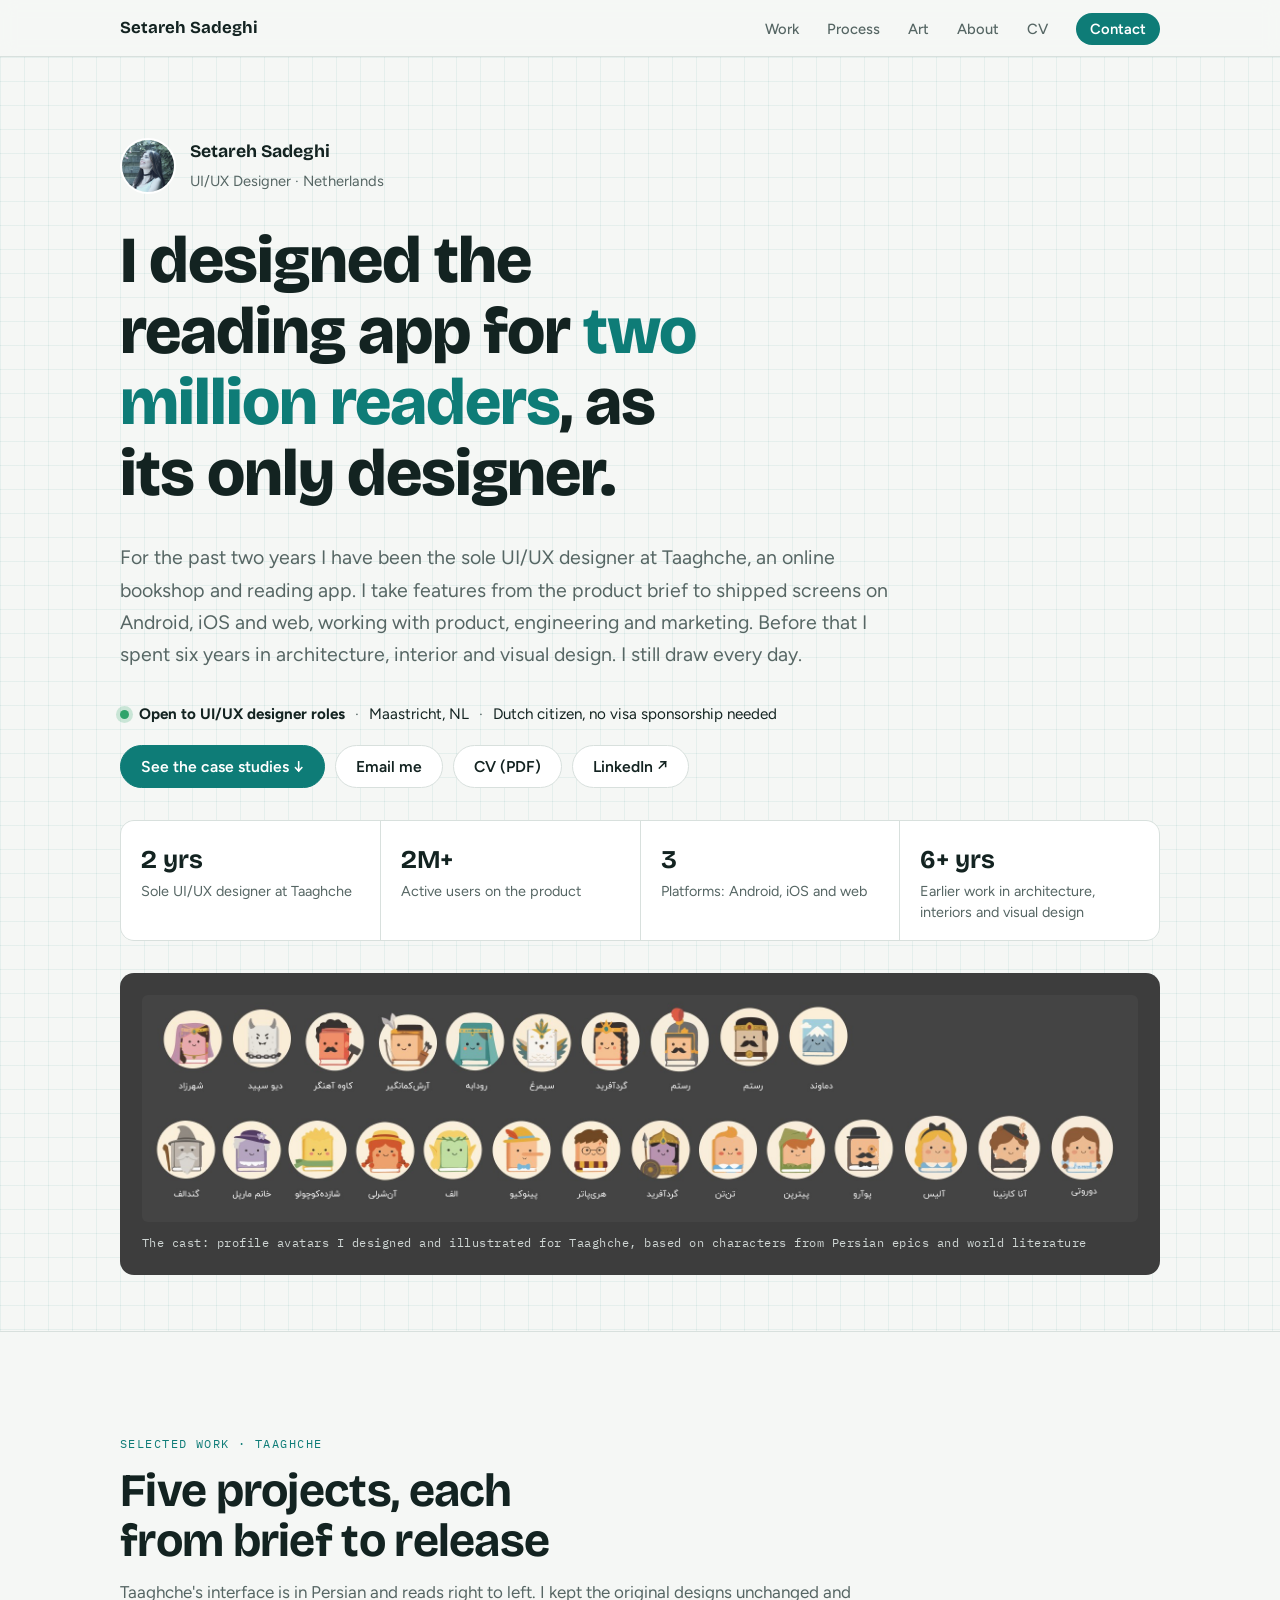
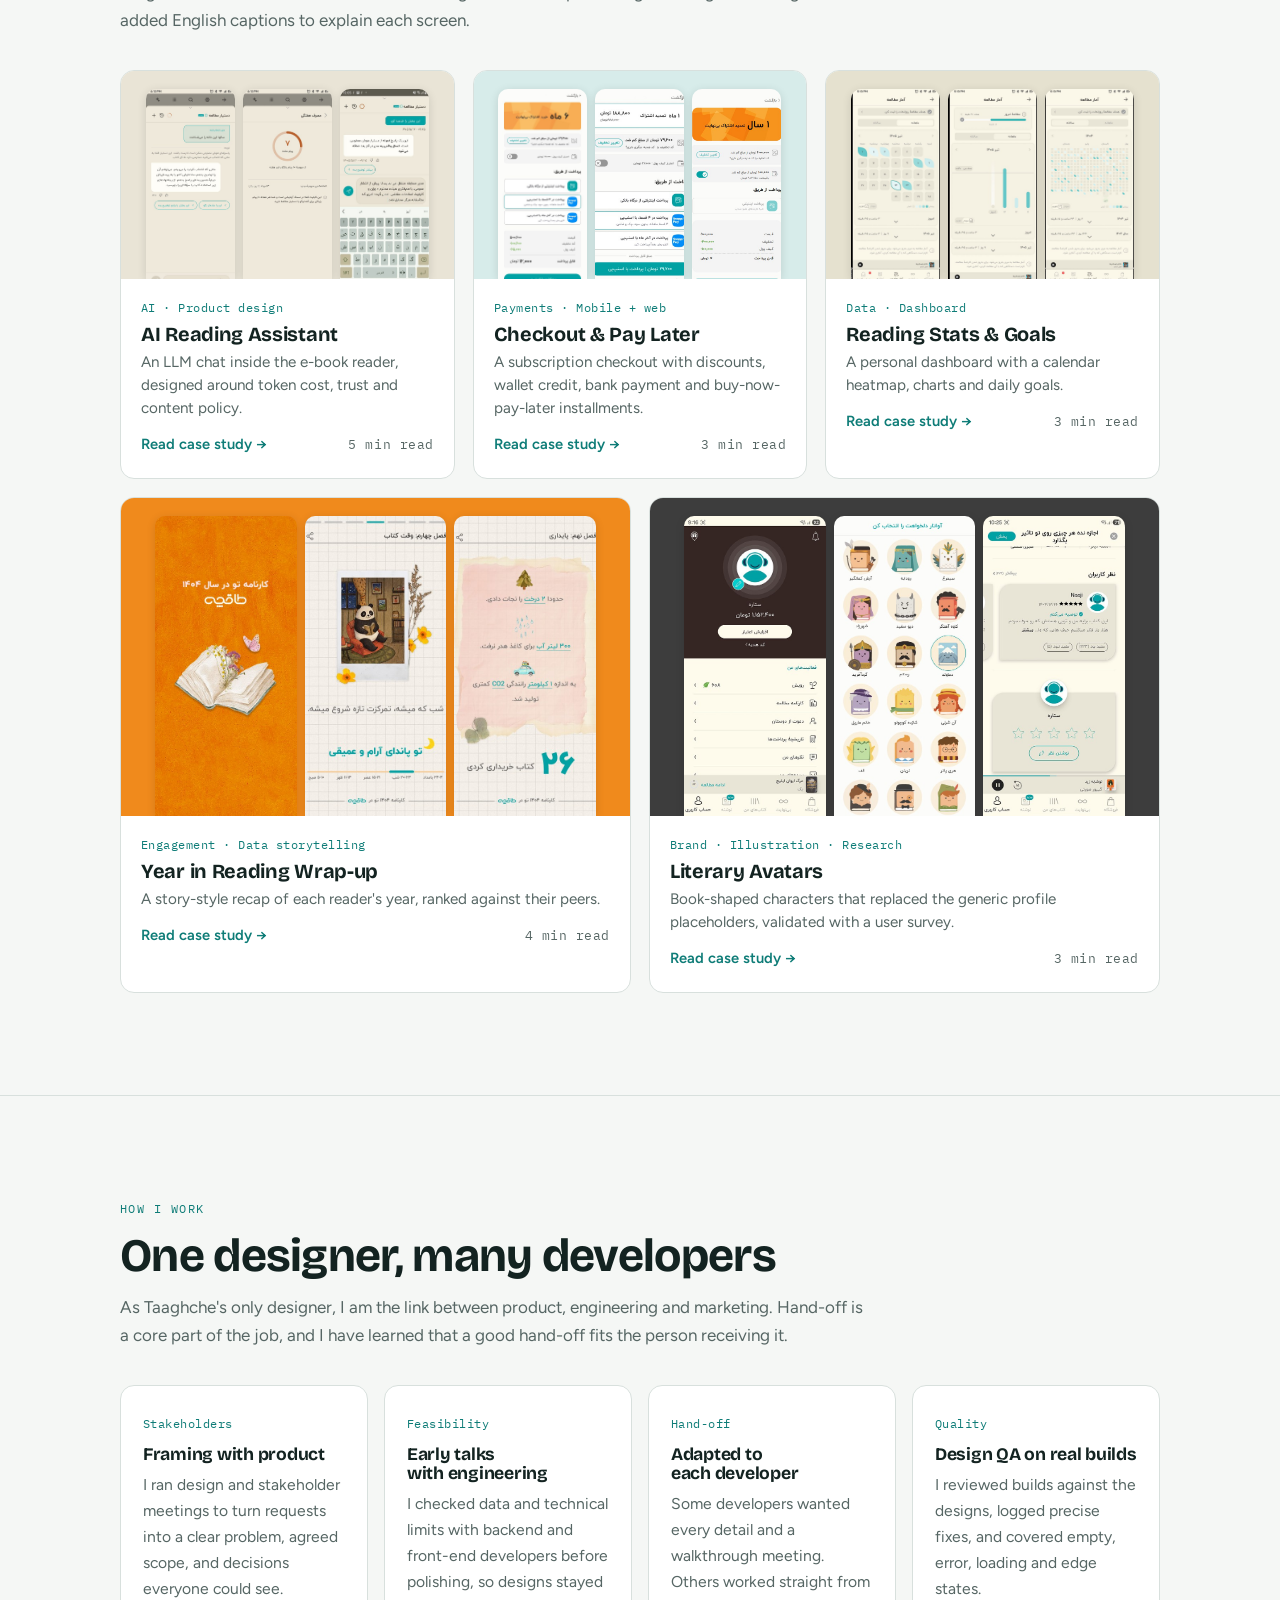
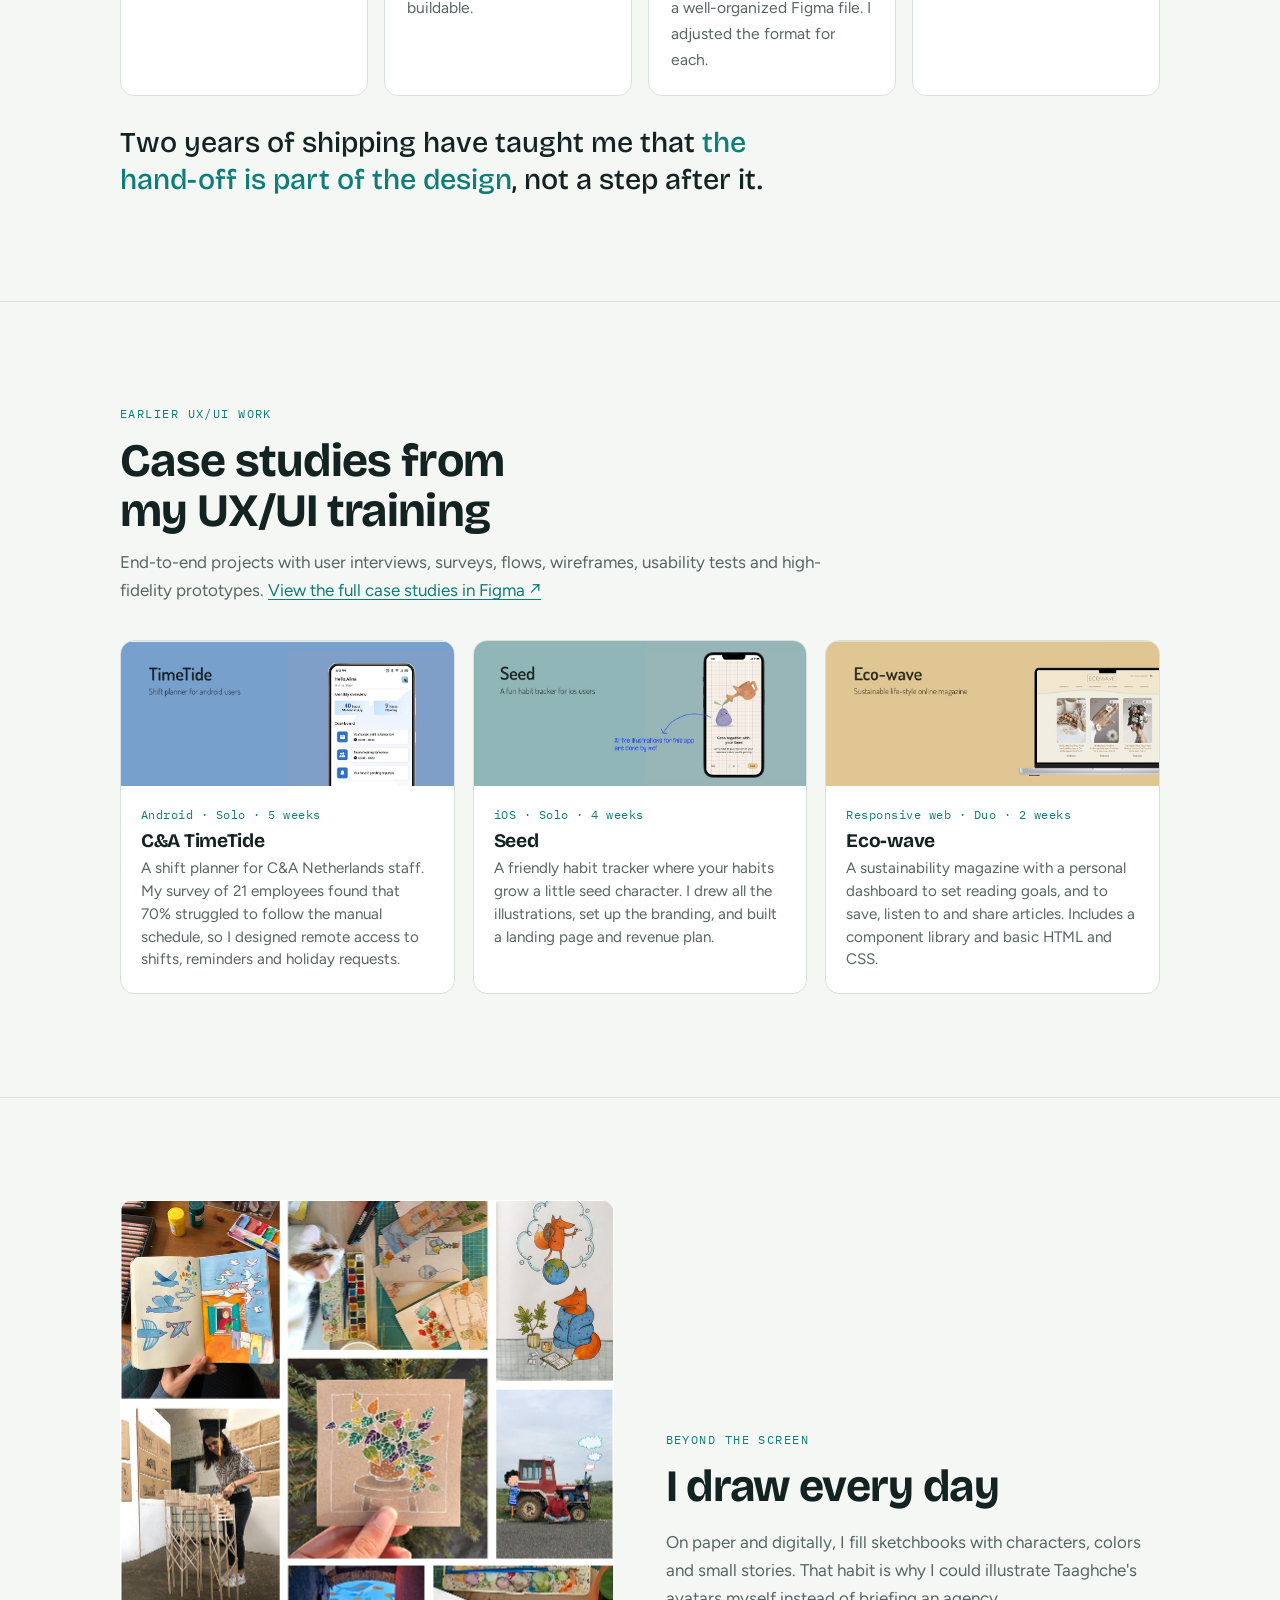
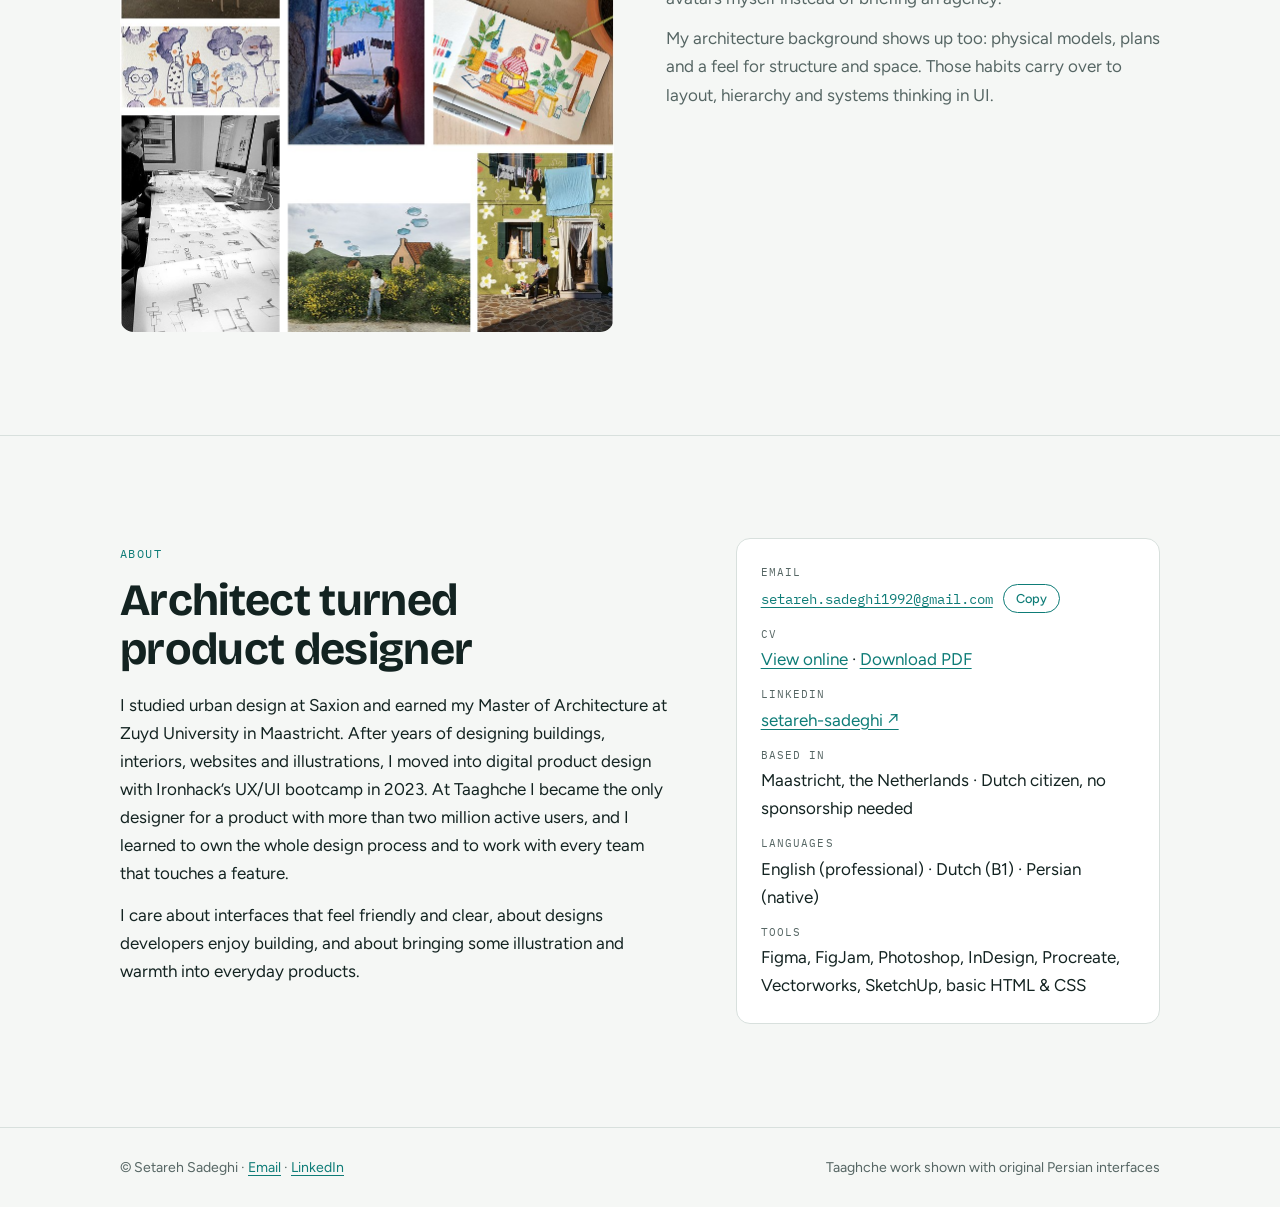
<file: index.html>
<!doctype html>
<html lang="en">
<head>
<meta charset="utf-8">
<meta name="viewport" content="width=device-width,initial-scale=1,viewport-fit=cover">
<title>Setareh Sadeghi · UI/UX Designer</title>
<meta name="description" content="Setareh Sadeghi, UI/UX designer in the Netherlands. Sole designer at Taaghche, a reading app with 2M+ users: AI reading assistant, checkout and pay later, data dashboards and illustration.">
<meta property="og:type" content="website">
<meta property="og:url" content="https://brezaeifar.github.io/setareh-sadeghi/">
<meta property="og:title" content="Setareh Sadeghi · UI/UX Designer">
<meta property="og:description" content="Setareh Sadeghi, UI/UX designer in the Netherlands. Sole designer at Taaghche, a reading app with 2M+ users: AI reading assistant, checkout and pay later, data dashboards and illustration.">
<meta property="og:image" content="https://brezaeifar.github.io/setareh-sadeghi/img/av-final.jpg">
<meta name="twitter:card" content="summary_large_image">
<link rel="canonical" href="https://brezaeifar.github.io/setareh-sadeghi/">
<link rel="icon" href="data:image/svg+xml,%3Csvg xmlns='http://www.w3.org/2000/svg' viewBox='0 0 32 32'%3E%3Crect width='32' height='32' rx='8' fill='%230e7c77'/%3E%3Ctext x='16' y='23' font-family='Arial' font-weight='700' font-size='19' text-anchor='middle' fill='%23fff'%3ES%3C/text%3E%3C/svg%3E">
<link rel="preconnect" href="https://fonts.googleapis.com">
<link rel="preconnect" href="https://fonts.gstatic.com" crossorigin>
<link rel="stylesheet" href="https://fonts.googleapis.com/css2?family=Bricolage+Grotesque:opsz,wght@12..96,500;12..96,700;12..96,800&family=Figtree:ital,wght@0,400;0,500;0,600;1,400&family=IBM+Plex+Mono:wght@400;500&display=swap">
<link rel="stylesheet" href="assets/site.css">
</head>
<body>

<a class="skip" href="#work">Skip to case studies</a>
<nav class="nav" aria-label="Main">
  <div class="wrap">
    <a class="brand" href="#top">Setareh Sadeghi</a>
    <ul>
      <li><a href="#work">Work</a></li>
      <li class="opt"><a href="#handoff">Process</a></li>
      <li class="opt"><a href="#art">Art</a></li>
      <li class="opt"><a href="#about">About</a></li>
      <li><a href="cv.html">CV</a></li>
      <li><a class="nav-cta" href="#contact">Contact</a></li>
    </ul>
  </div>
</nav>

<header class="hero" id="top">
  <div class="wrap">
    <div class="who">
      <img src="img/portrait.jpg" alt="Portrait of Setareh Sadeghi">
      <div><b>Setareh Sadeghi</b><span>UI/UX Designer · Netherlands</span></div>
    </div>
    <h1>I designed the reading app for <em>two million readers</em>, as its only designer.</h1>
    <p class="lede">For the past two years I have been the sole UI/UX designer at Taaghche, an online bookshop and reading app. I take features from the product brief to shipped screens on Android, iOS and web, working with product, engineering and marketing. Before that I spent six years in architecture, interior and visual design. I still draw every day.</p>
    <p class="status"><span class="dot" aria-hidden="true"></span><b>Open to UI/UX designer roles</b><span class="sep">·</span>Maastricht, NL<span class="sep">·</span>Dutch citizen, no visa sponsorship needed</p>
    <div class="ctas">
      <a class="btn primary" href="#work">See the case studies ↓</a>
      <a class="btn" href="mailto:setareh.sadeghi1992@gmail.com">Email me</a>
      <a class="btn" href="Setareh-Sadeghi-CV.pdf">CV (PDF)</a>
      <a class="btn" href="https://www.linkedin.com/in/setareh-sadeghi-basedinthenetherlands/" target="_blank" rel="noopener">LinkedIn ↗</a>
    </div>
    <div class="facts">
      <div><b>2 yrs</b><span>Sole UI/UX designer at Taaghche</span></div>
      <div><b>2M+</b><span>Active users on the product</span></div>
      <div><b>3</b><span>Platforms: Android, iOS and web</span></div>
      <div><b>6+ yrs</b><span>Earlier work in architecture, interiors and visual design</span></div>
    </div>
    <figure class="cast" style="margin:0">
      <img src="img/av-final.jpg" alt="Lineup of 22 illustrated book-shaped avatar characters" width="2060" height="470">
      <figcaption class="mono">The cast: profile avatars I designed and illustrated for Taaghche, based on characters from Persian epics and world literature</figcaption>
    </figure>
  </div>
</header>

<main>
<section id="work">
  <div class="wrap">
    <div class="sec-head">
      <span class="eyebrow">Selected work · Taaghche</span>
      <h2>Five projects, each from brief to release</h2>
      <p>Taaghche's interface is in Persian and reads right to left. I kept the original designs unchanged and added English captions to explain each screen.</p>
    </div>
    <div class="index">
      <a href="work/ai-reading-assistant/">
        <div class="thumb t-ai"><img src="img/ai-01.jpg" alt=""><img src="img/ai-07.jpg" alt=""><img src="img/ai-real9_y-1.jpg" alt=""></div>
        <div class="body"><span class="mono" style="color:var(--teal)">AI · Product design</span><h3>AI Reading Assistant</h3><p>An LLM chat inside the e-book reader, designed around token cost, trust and content policy.</p><span class="meta-line"><span class="more">Read case study →</span><span class="mono readtime">5 min read</span></span></div>
      </a>
      <a href="work/checkout-pay-later/">
        <div class="thumb t-pay"><img src="img/pay-phone.jpg" alt=""><img src="img/pay-snapp.jpg" alt=""><img src="img/pay-zero.jpg" alt=""></div>
        <div class="body"><span class="mono" style="color:var(--teal)">Payments · Mobile + web</span><h3>Checkout &amp; Pay Later</h3><p>A subscription checkout with discounts, wallet credit, bank payment and buy-now-pay-later installments.</p><span class="meta-line"><span class="more">Read case study →</span><span class="mono readtime">3 min read</span></span></div>
      </a>
      <a href="work/reading-stats/">
        <div class="thumb t-stats"><img src="img/cal-month.jpg" alt=""><img src="img/cal-bars.jpg" alt=""><img src="img/cal-year.jpg" alt=""></div>
        <div class="body"><span class="mono" style="color:var(--teal)">Data · Dashboard</span><h3>Reading Stats &amp; Goals</h3><p>A personal dashboard with a calendar heatmap, charts and daily goals.</p><span class="meta-line"><span class="more">Read case study →</span><span class="mono readtime">3 min read</span></span></div>
      </a>
      <a href="work/year-in-reading/">
        <div class="thumb t-wrap"><img src="img/wrap-cover.jpg" alt=""><img src="img/wrap-slide-04-1.jpg" alt=""><img src="img/wrap-slide-10.jpg" alt=""></div>
        <div class="body"><span class="mono" style="color:var(--teal)">Engagement · Data storytelling</span><h3>Year in Reading Wrap-up</h3><p>A story-style recap of each reader's year, ranked against their peers.</p><span class="meta-line"><span class="more">Read case study →</span><span class="mono readtime">4 min read</span></span></div>
      </a>
      <a href="work/literary-avatars/">
        <div class="thumb t-av"><img src="img/av-091625-1.jpg" alt=""><img src="img/av-picker.jpg" alt=""><img src="img/av-102519-1.jpg" alt=""></div>
        <div class="body"><span class="mono" style="color:var(--teal)">Brand · Illustration · Research</span><h3>Literary Avatars</h3><p>Book-shaped characters that replaced the generic profile placeholders, validated with a user survey.</p><span class="meta-line"><span class="more">Read case study →</span><span class="mono readtime">3 min read</span></span></div>
      </a>
    </div>
  </div>
</section>

<section id="handoff">
  <div class="wrap">
    <div class="sec-head">
      <span class="eyebrow">How I work</span>
      <h2>One designer, many developers</h2>
      <p>As Taaghche's only designer, I am the link between product, engineering and marketing. Hand-off is a core part of the job, and I have learned that a good hand-off fits the person receiving it.</p>
    </div>
    <div class="handoff">
      <div><span class="tag mono" style="color:var(--teal)">Stakeholders</span><h3>Framing with product</h3><p>I ran design and stakeholder meetings to turn requests into a clear problem, agreed scope, and decisions everyone could see.</p></div>
      <div><span class="tag mono" style="color:var(--teal)">Feasibility</span><h3>Early talks with engineering</h3><p>I checked data and technical limits with backend and front-end developers before polishing, so designs stayed buildable.</p></div>
      <div><span class="tag mono" style="color:var(--teal)">Hand-off</span><h3>Adapted to each developer</h3><p>Some developers wanted every detail and a walkthrough meeting. Others worked straight from a well-organized Figma file. I adjusted the format for each.</p></div>
      <div><span class="tag mono" style="color:var(--teal)">Quality</span><h3>Design QA on real builds</h3><p>I reviewed builds against the designs, logged precise fixes, and covered empty, error, loading and edge states.</p></div>
    </div>
    <p class="quote">Two years of shipping have taught me that <span>the hand-off is part of the design</span>, not a step after it.</p>
  </div>
</section>

<section id="earlier">
  <div class="wrap">
    <div class="sec-head">
      <span class="eyebrow">Earlier UX/UI work</span>
      <h2>Case studies from my UX/UI training</h2>
      <p>End-to-end projects with user interviews, surveys, flows, wireframes, usability tests and high-fidelity prototypes. <a href="https://www.figma.com/proto/MBfjtJZulOvkojI5JuzBYW/Portfolio?node-id=4-2" target="_blank" rel="noopener">View the full case studies in Figma ↗</a></p>
    </div>
    <div class="earlier">
      <article><img src="img/old-timetide.jpg" alt="TimeTide shift planner" loading="lazy"><div class="body"><span class="mono" style="color:var(--teal)">Android · Solo · 5 weeks</span><h3>C&amp;A TimeTide</h3><p>A shift planner for C&amp;A Netherlands staff. My survey of 21 employees found that 70% struggled to follow the manual schedule, so I designed remote access to shifts, reminders and holiday requests.</p></div></article>
      <article><img src="img/old-seed.jpg" alt="Seed habit tracker" loading="lazy"><div class="body"><span class="mono" style="color:var(--teal)">iOS · Solo · 4 weeks</span><h3>Seed</h3><p>A friendly habit tracker where your habits grow a little seed character. I drew all the illustrations, set up the branding, and built a landing page and revenue plan.</p></div></article>
      <article><img src="img/old-ecowave.jpg" alt="Eco-wave magazine" loading="lazy"><div class="body"><span class="mono" style="color:var(--teal)">Responsive web · Duo · 2 weeks</span><h3>Eco-wave</h3><p>A sustainability magazine with a personal dashboard to set reading goals, and to save, listen to and share articles. Includes a component library and basic HTML and CSS.</p></div></article>
    </div>
  </div>
</section>

<section id="art">
  <div class="wrap art">
    <img src="img/art-collage.jpg" alt="Collage of sketchbooks, watercolors, illustrations and architecture models" loading="lazy">
    <div>
      <span class="eyebrow">Beyond the screen</span>
      <h2 style="font-size:clamp(1.9rem,4vw,2.8rem);margin-block:10px 18px">I draw every day</h2>
      <p>On paper and digitally, I fill sketchbooks with characters, colors and small stories. That habit is why I could illustrate Taaghche's avatars myself instead of briefing an agency.</p>
      <p>My architecture background shows up too: physical models, plans and a feel for structure and space. Those habits carry over to layout, hierarchy and systems thinking in UI.</p>
    </div>
  </div>
</section>

<section id="about">
  <div class="wrap about">
    <div>
      <span class="eyebrow">About</span>
      <h2 style="font-size:clamp(1.9rem,4vw,2.8rem);margin-block:10px 18px">Architect turned product designer</h2>
      <p>I studied urban design at Saxion and earned my Master of Architecture at Zuyd University in Maastricht. After years of designing buildings, interiors, websites and illustrations, I moved into digital product design with Ironhack’s UX/UI bootcamp in 2023. At Taaghche I became the only designer for a product with more than two million active users, and I learned to own the whole design process and to work with every team that touches a feature.</p>
      <p>I care about interfaces that feel friendly and clear, about designs developers enjoy building, and about bringing some illustration and warmth into everyday products.</p>
    </div>
    <aside class="card" id="contact" aria-label="Contact">
      <dl>
        <div><dt>Email</dt><dd class="copy"><a href="mailto:setareh.sadeghi1992@gmail.com"><code id="email">setareh.sadeghi1992@gmail.com</code></a><button type="button" id="copyBtn">Copy</button></dd></div>
        <div><dt>CV</dt><dd><a href="cv.html">View online</a> · <a href="Setareh-Sadeghi-CV.pdf">Download PDF</a></dd></div>
        <div><dt>LinkedIn</dt><dd><a href="https://www.linkedin.com/in/setareh-sadeghi-basedinthenetherlands/" target="_blank" rel="noopener">setareh-sadeghi ↗</a></dd></div>
        <div><dt>Based in</dt><dd>Maastricht, the Netherlands · Dutch citizen, no sponsorship needed</dd></div>
        <div><dt>Languages</dt><dd>English (professional) · Dutch (B1) · Persian (native)</dd></div>
        <div><dt>Tools</dt><dd>Figma, FigJam, Photoshop, InDesign, Procreate, Vectorworks, SketchUp, basic HTML &amp; CSS</dd></div>
      </dl>
    </aside>
  </div>
</section>
</main>

<footer><div class="wrap"><span>© Setareh Sadeghi · <a href="mailto:setareh.sadeghi1992@gmail.com">Email</a> · <a href="https://www.linkedin.com/in/setareh-sadeghi-basedinthenetherlands/" target="_blank" rel="noopener">LinkedIn</a></span><span>Taaghche work shown with original Persian interfaces</span></div></footer>

<script src="assets/site.js"></script>

</body></html>
</file>
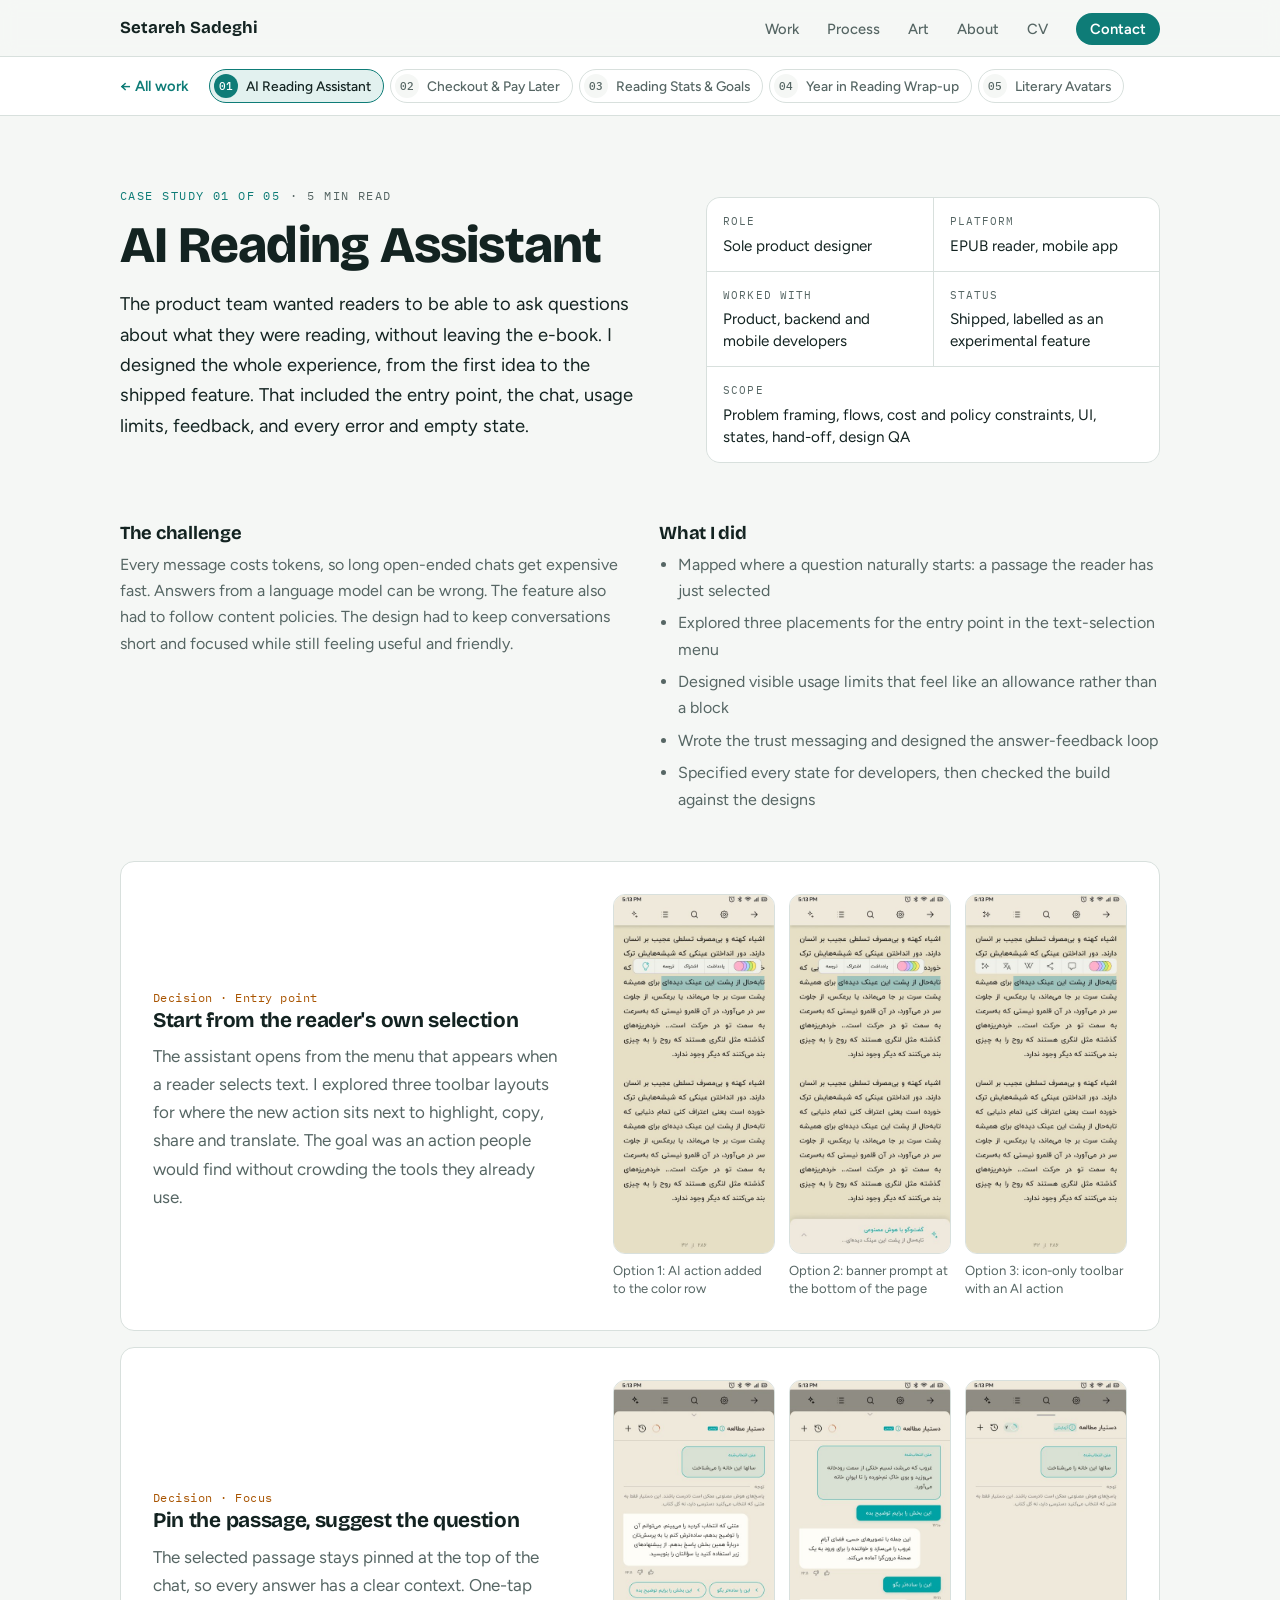
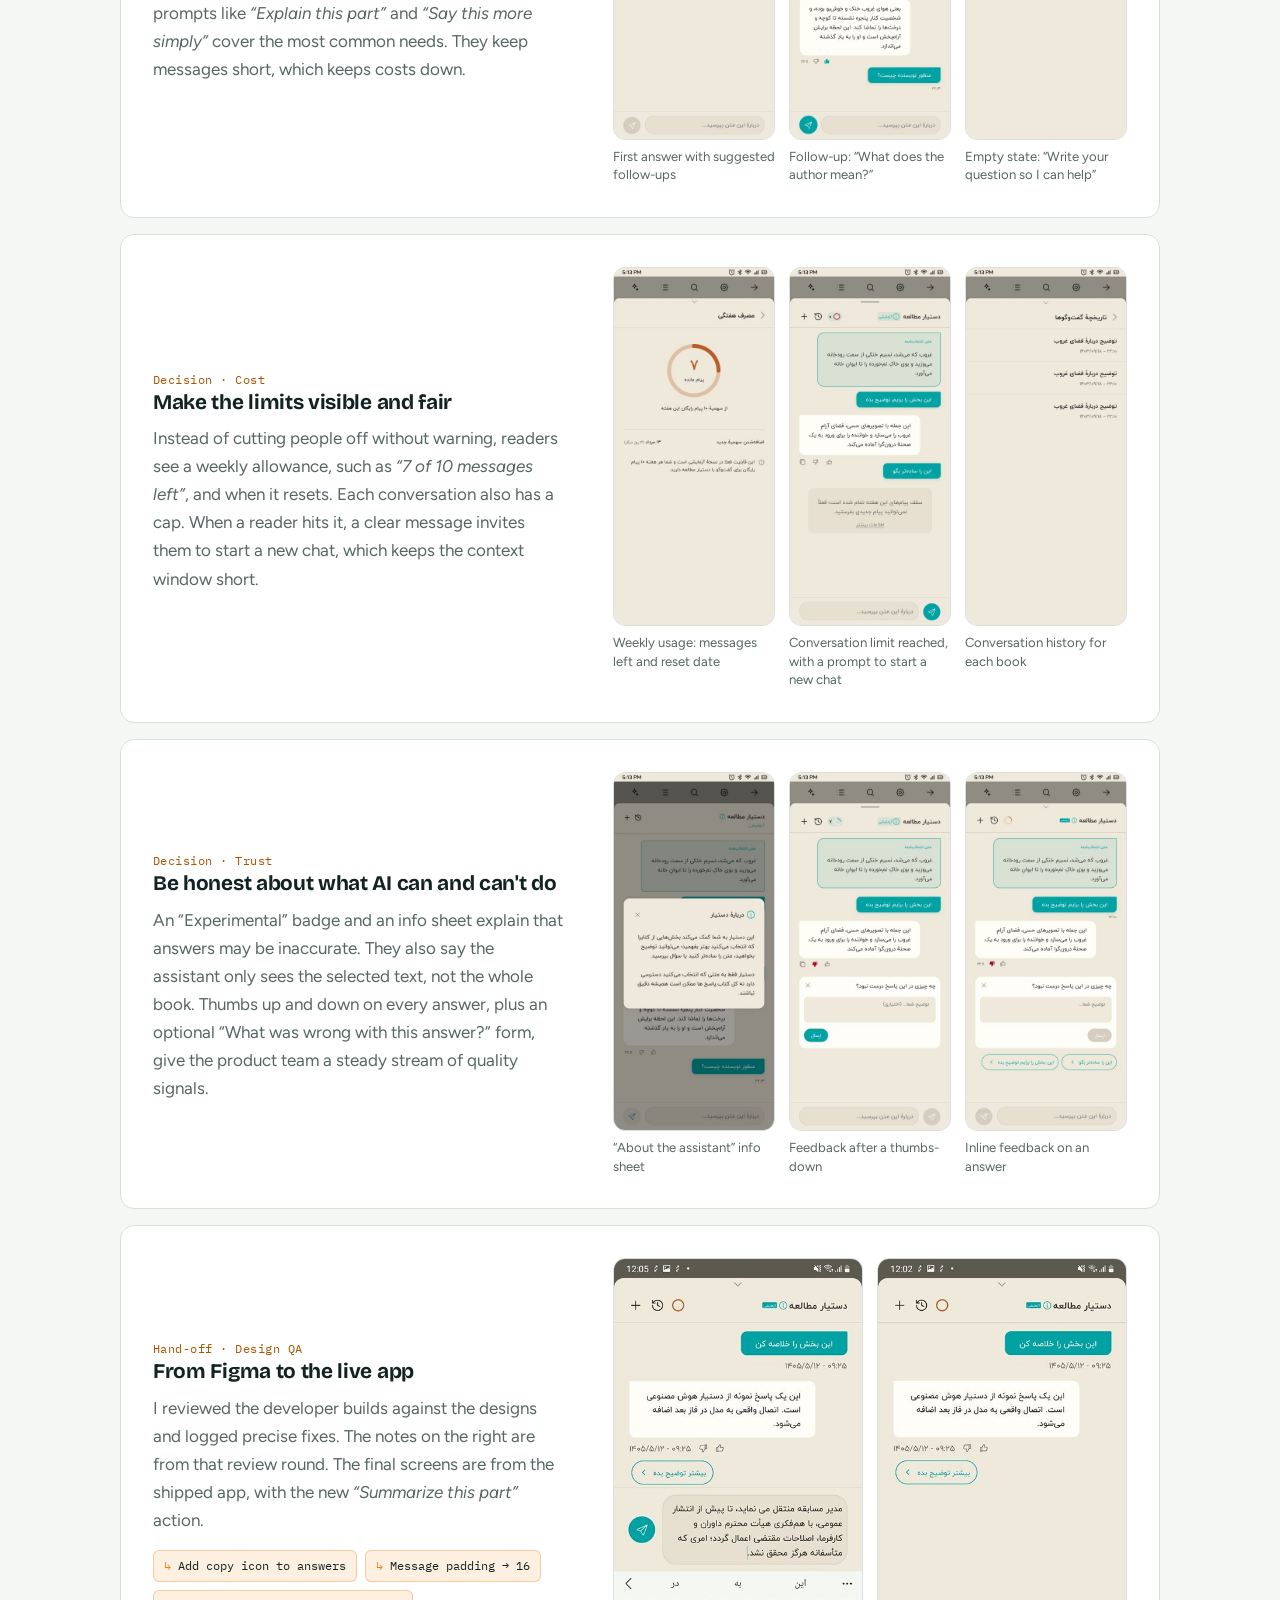
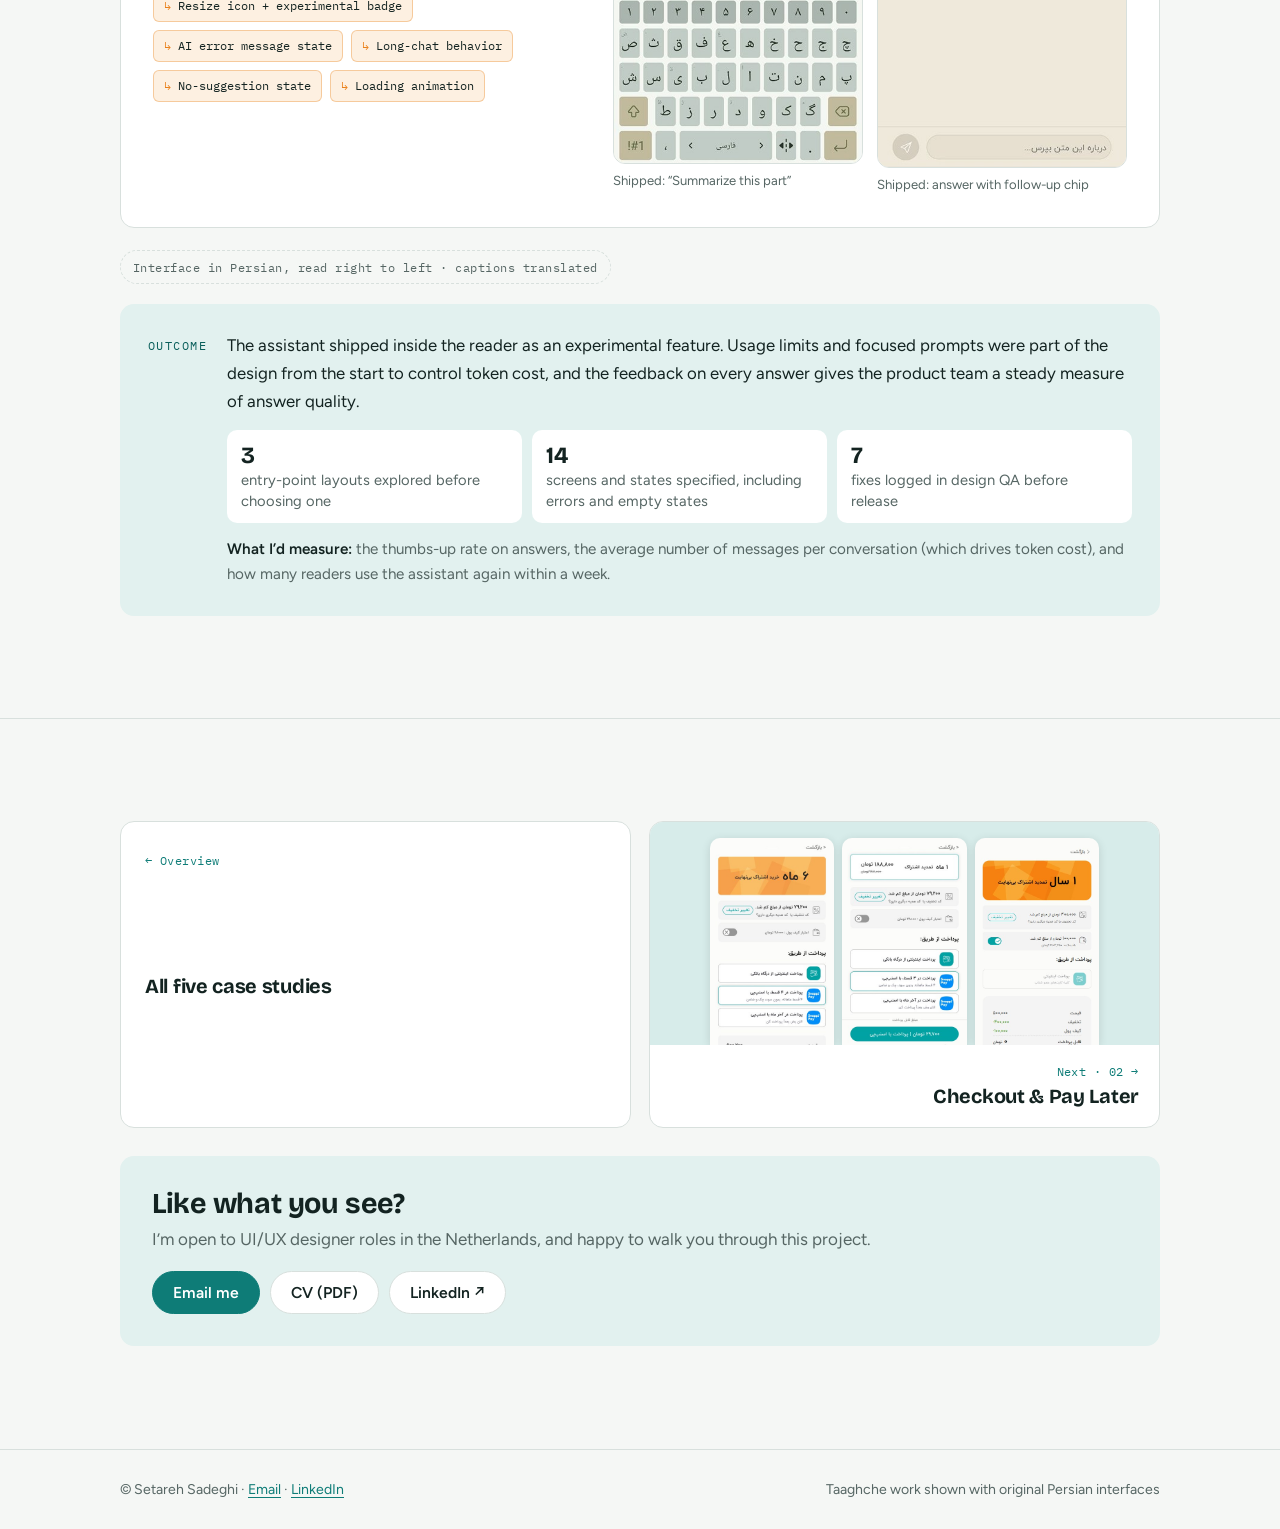
<file: work/ai-reading-assistant/index.html>
<!doctype html>
<html lang="en">
<head>
<meta charset="utf-8">
<meta name="viewport" content="width=device-width,initial-scale=1,viewport-fit=cover">
<title>AI Reading Assistant · Setareh Sadeghi, UI/UX Designer</title>
<meta name="description" content="The product team wanted readers to be able to ask questions about what they were reading, without leaving the e-book. I designed the whole experience, from the first idea to the shipped feature. That included the entry point, the chat, usage limits, feedback, and every error and empty state.">
<meta property="og:type" content="website">
<meta property="og:url" content="https://brezaeifar.github.io/setareh-sadeghi/work/ai-reading-assistant/">
<meta property="og:title" content="AI Reading Assistant · Setareh Sadeghi, UI/UX Designer">
<meta property="og:description" content="The product team wanted readers to be able to ask questions about what they were reading, without leaving the e-book. I designed the whole experience, from the first idea to the shipped feature. That included the entry point, the chat, usage limits, feedback, and every error and empty state.">
<meta property="og:image" content="https://brezaeifar.github.io/setareh-sadeghi/img/ai-01.jpg">
<meta name="twitter:card" content="summary_large_image">
<link rel="canonical" href="https://brezaeifar.github.io/setareh-sadeghi/work/ai-reading-assistant/">
<link rel="icon" href="data:image/svg+xml,%3Csvg xmlns='http://www.w3.org/2000/svg' viewBox='0 0 32 32'%3E%3Crect width='32' height='32' rx='8' fill='%230e7c77'/%3E%3Ctext x='16' y='23' font-family='Arial' font-weight='700' font-size='19' text-anchor='middle' fill='%23fff'%3ES%3C/text%3E%3C/svg%3E">
<link rel="preconnect" href="https://fonts.googleapis.com">
<link rel="preconnect" href="https://fonts.gstatic.com" crossorigin>
<link rel="stylesheet" href="https://fonts.googleapis.com/css2?family=Bricolage+Grotesque:opsz,wght@12..96,500;12..96,700;12..96,800&family=Figtree:ital,wght@0,400;0,500;0,600;1,400&family=IBM+Plex+Mono:wght@400;500&display=swap">
<link rel="stylesheet" href="../../assets/site.css">
</head>
<body>
<a class="skip" href="#content">Skip to case study</a>
<nav class="nav" aria-label="Main">
  <div class="wrap">
    <a class="brand" href="../../">Setareh Sadeghi</a>
    <ul>
      <li><a href="../../#work">Work</a></li>
      <li class="opt"><a href="../../#handoff">Process</a></li>
      <li class="opt"><a href="../../#art">Art</a></li>
      <li class="opt"><a href="../../#about">About</a></li>
      <li><a href="../../cv.html">CV</a></li>
      <li><a class="nav-cta" href="../../#contact">Contact</a></li>
    </ul>
  </div>
</nav>
<div class="case-bar">
  <div class="wrap">
    <a class="back" href="../../#work">← All work</a>
    <ol class="steps" aria-label="Case studies"><li><a href="../../work/ai-reading-assistant/" aria-current="page"><span>01</span><b>AI Reading Assistant</b></a></li><li><a href="../../work/checkout-pay-later/"><span>02</span><b>Checkout & Pay Later</b></a></li><li><a href="../../work/reading-stats/"><span>03</span><b>Reading Stats & Goals</b></a></li><li><a href="../../work/year-in-reading/"><span>04</span><b>Year in Reading Wrap-up</b></a></li><li><a href="../../work/literary-avatars/"><span>05</span><b>Literary Avatars</b></a></li></ol>
  </div>
</div>

<main id="content" class="case-page">
<section class="case" id="ai">
  <div class="wrap">
    <div class="case-top">
      <div>
        <span class="eyebrow">Case study 01 of 05<span class="readtime">· 5 min read</span></span>
        <h1>AI Reading Assistant</h1>
        <p class="summary">The product team wanted readers to be able to ask questions about what they were reading, without leaving the e-book. I designed the whole experience, from the first idea to the shipped feature. That included the entry point, the chat, usage limits, feedback, and every error and empty state.</p>
      </div>
      <dl class="meta">
        <div><dt>Role</dt><dd>Sole product designer</dd></div>
        <div><dt>Platform</dt><dd>EPUB reader, mobile app</dd></div>
        <div><dt>Worked with</dt><dd>Product, backend and mobile developers</dd></div>
        <div><dt>Status</dt><dd>Shipped, labelled as an experimental feature</dd></div>
        <div class="full"><dt>Scope</dt><dd>Problem framing, flows, cost and policy constraints, UI, states, hand-off, design QA</dd></div>
      </dl>
    </div>

    <div class="cols">
      <div><h3>The challenge</h3><p>Every message costs tokens, so long open-ended chats get expensive fast. Answers from a language model can be wrong. The feature also had to follow content policies. The design had to keep conversations short and focused while still feeling useful and friendly.</p></div>
      <div><h3>What I did</h3><ul><li>Mapped where a question naturally starts: a passage the reader has just selected</li><li>Explored three placements for the entry point in the text-selection menu</li><li>Designed visible usage limits that feel like an allowance rather than a block</li><li>Wrote the trust messaging and designed the answer-feedback loop</li><li>Specified every state for developers, then checked the build against the designs</li></ul></div>
    </div>

    <div class="decisions">
      <div class="decision">
        <div><span class="mono" style="color:var(--marigold-ink)">Decision · Entry point</span><h3>Start from the reader's own selection</h3><p>The assistant opens from the menu that appears when a reader selects text. I explored three toolbar layouts for where the new action sits next to highlight, copy, share and translate. The goal was an action people would find without crowding the tools they already use.</p></div>
        <div class="screens">
          <figure class="screen"><img src="../../img/ai-option-01.jpg" alt="Selection toolbar option 1" loading="lazy"><figcaption>Option 1: AI action added to the color row</figcaption></figure>
          <figure class="screen"><img src="../../img/ai-option-02.jpg" alt="Selection toolbar option 2" loading="lazy"><figcaption>Option 2: banner prompt at the bottom of the page</figcaption></figure>
          <figure class="screen"><img src="../../img/ai-option-4.jpg" alt="Selection toolbar option 4" loading="lazy"><figcaption>Option 3: icon-only toolbar with an AI action</figcaption></figure>
        </div>
      </div>

      <div class="decision">
        <div><span class="mono" style="color:var(--marigold-ink)">Decision · Focus</span><h3>Pin the passage, suggest the question</h3><p>The selected passage stays pinned at the top of the chat, so every answer has a clear context. One-tap prompts like <i>“Explain this part”</i> and <i>“Say this more simply”</i> cover the most common needs. They keep messages short, which keeps costs down.</p></div>
        <div class="screens">
          <figure class="screen"><img src="../../img/ai-01.jpg" alt="Assistant chat with suggested prompts" loading="lazy"><figcaption>First answer with suggested follow-ups</figcaption></figure>
          <figure class="screen"><img src="../../img/ai-03.jpg" alt="Conversation continuing" loading="lazy"><figcaption>Follow-up: “What does the author mean?”</figcaption></figure>
          <figure class="screen"><img src="../../img/ai-25.jpg" alt="Empty state" loading="lazy"><figcaption>Empty state: “Write your question so I can help”</figcaption></figure>
        </div>
      </div>

      <div class="decision">
        <div><span class="mono" style="color:var(--marigold-ink)">Decision · Cost</span><h3>Make the limits visible and fair</h3><p>Instead of cutting people off without warning, readers see a weekly allowance, such as <i>“7 of 10 messages left”</i>, and when it resets. Each conversation also has a cap. When a reader hits it, a clear message invites them to start a new chat, which keeps the context window short.</p></div>
        <div class="screens">
          <figure class="screen"><img src="../../img/ai-07.jpg" alt="Weekly usage meter" loading="lazy"><figcaption>Weekly usage: messages left and reset date</figcaption></figure>
          <figure class="screen"><img src="../../img/ai-17.jpg" alt="Conversation limit reached" loading="lazy"><figcaption>Conversation limit reached, with a prompt to start a new chat</figcaption></figure>
          <figure class="screen"><img src="../../img/ai-05.jpg" alt="Conversation history" loading="lazy"><figcaption>Conversation history for each book</figcaption></figure>
        </div>
      </div>

      <div class="decision">
        <div><span class="mono" style="color:var(--marigold-ink)">Decision · Trust</span><h3>Be honest about what AI can and can't do</h3><p>An “Experimental” badge and an info sheet explain that answers may be inaccurate. They also say the assistant only sees the selected text, not the whole book. Thumbs up and down on every answer, plus an optional “What was wrong with this answer?” form, give the product team a steady stream of quality signals.</p></div>
        <div class="screens">
          <figure class="screen"><img src="../../img/ai-06.jpg" alt="About the assistant info sheet" loading="lazy"><figcaption>“About the assistant” info sheet</figcaption></figure>
          <figure class="screen"><img src="../../img/ai-21.jpg" alt="Feedback form" loading="lazy"><figcaption>Feedback after a thumbs-down</figcaption></figure>
          <figure class="screen"><img src="../../img/ai-02.jpg" alt="Feedback inline" loading="lazy"><figcaption>Inline feedback on an answer</figcaption></figure>
        </div>
      </div>

      <div class="decision">
        <div><span class="mono" style="color:var(--marigold-ink)">Hand-off · Design QA</span><h3>From Figma to the live app</h3><p>I reviewed the developer builds against the designs and logged precise fixes. The notes on the right are from that review round. The final screens are from the shipped app, with the new <i>“Summarize this part”</i> action.</p>
          <ul class="notes" aria-label="Design review notes">
            <li>Add copy icon to answers</li><li>Message padding → 16</li><li>Resize icon + experimental badge</li><li>AI error message state</li><li>Long-chat behavior</li><li>No-suggestion state</li><li>Loading animation</li>
          </ul>
        </div>
        <div class="screens">
          <figure class="screen"><img src="../../img/ai-real9_y-1.jpg" alt="Shipped app screenshot" loading="lazy"><figcaption>Shipped: “Summarize this part”</figcaption></figure>
          <figure class="screen"><img src="../../img/ai-real7_y-1.jpg" alt="Shipped app screenshot" loading="lazy"><figcaption>Shipped: answer with follow-up chip</figcaption></figure>
        </div>
      </div>
    </div>

    <p class="rtl-note mono">Interface in Persian, read right to left · captions translated</p>
    <div class="outcome"><span class="eyebrow">Outcome</span><div><p>The assistant shipped inside the reader as an experimental feature. Usage limits and focused prompts were part of the design from the start to control token cost, and the feedback on every answer gives the product team a steady measure of answer quality.</p><ul class="kpis"><li><b>3</b>entry-point layouts explored before choosing one</li><li><b>14</b>screens and states specified, including errors and empty states</li><li><b>7</b>fixes logged in design QA before release</li></ul><p class="measure"><b>What I’d measure:</b> the thumbs-up rate on answers, the average number of messages per conversation (which drives token cost), and how many readers use the assistant again within a week.</p></div></div>
  </div>
</section>

<section class="pager" aria-label="More case studies">
  <div class="wrap">
    <div class="pager-grid">
      <a class="pg plain prev" href="../../#work"><div class="body"><span class="mono" style="color:var(--teal)">← Overview</span><h3>All five case studies</h3></div></a>
      <a class="pg next" href="../../work/checkout-pay-later/"><div class="thumb t-pay"><img src="../../img/pay-phone.jpg" alt="" loading="lazy"><img src="../../img/pay-snapp.jpg" alt="" loading="lazy"><img src="../../img/pay-zero.jpg" alt="" loading="lazy"></div><div class="body"><span class="mono" style="color:var(--teal)">Next · 02 →</span><h3>Checkout &amp; Pay Later</h3></div></a>
    </div>
    <div class="cta-band">
      <div><h2>Like what you see?</h2><p>I’m open to UI/UX designer roles in the Netherlands, and happy to walk you through this project.</p></div>
      <div class="ctas">
        <a class="btn primary" href="mailto:setareh.sadeghi1992@gmail.com">Email me</a>
        <a class="btn" href="../../Setareh-Sadeghi-CV.pdf">CV (PDF)</a>
        <a class="btn" href="https://www.linkedin.com/in/setareh-sadeghi-basedinthenetherlands/" target="_blank" rel="noopener">LinkedIn ↗</a>
      </div>
    </div>
  </div>
</section>
</main>

<footer><div class="wrap"><span>© Setareh Sadeghi · <a href="mailto:setareh.sadeghi1992@gmail.com">Email</a> · <a href="https://www.linkedin.com/in/setareh-sadeghi-basedinthenetherlands/" target="_blank" rel="noopener">LinkedIn</a></span><span>Taaghche work shown with original Persian interfaces</span></div></footer>

<script src="../../assets/site.js"></script>
</body>
</html>
</file>
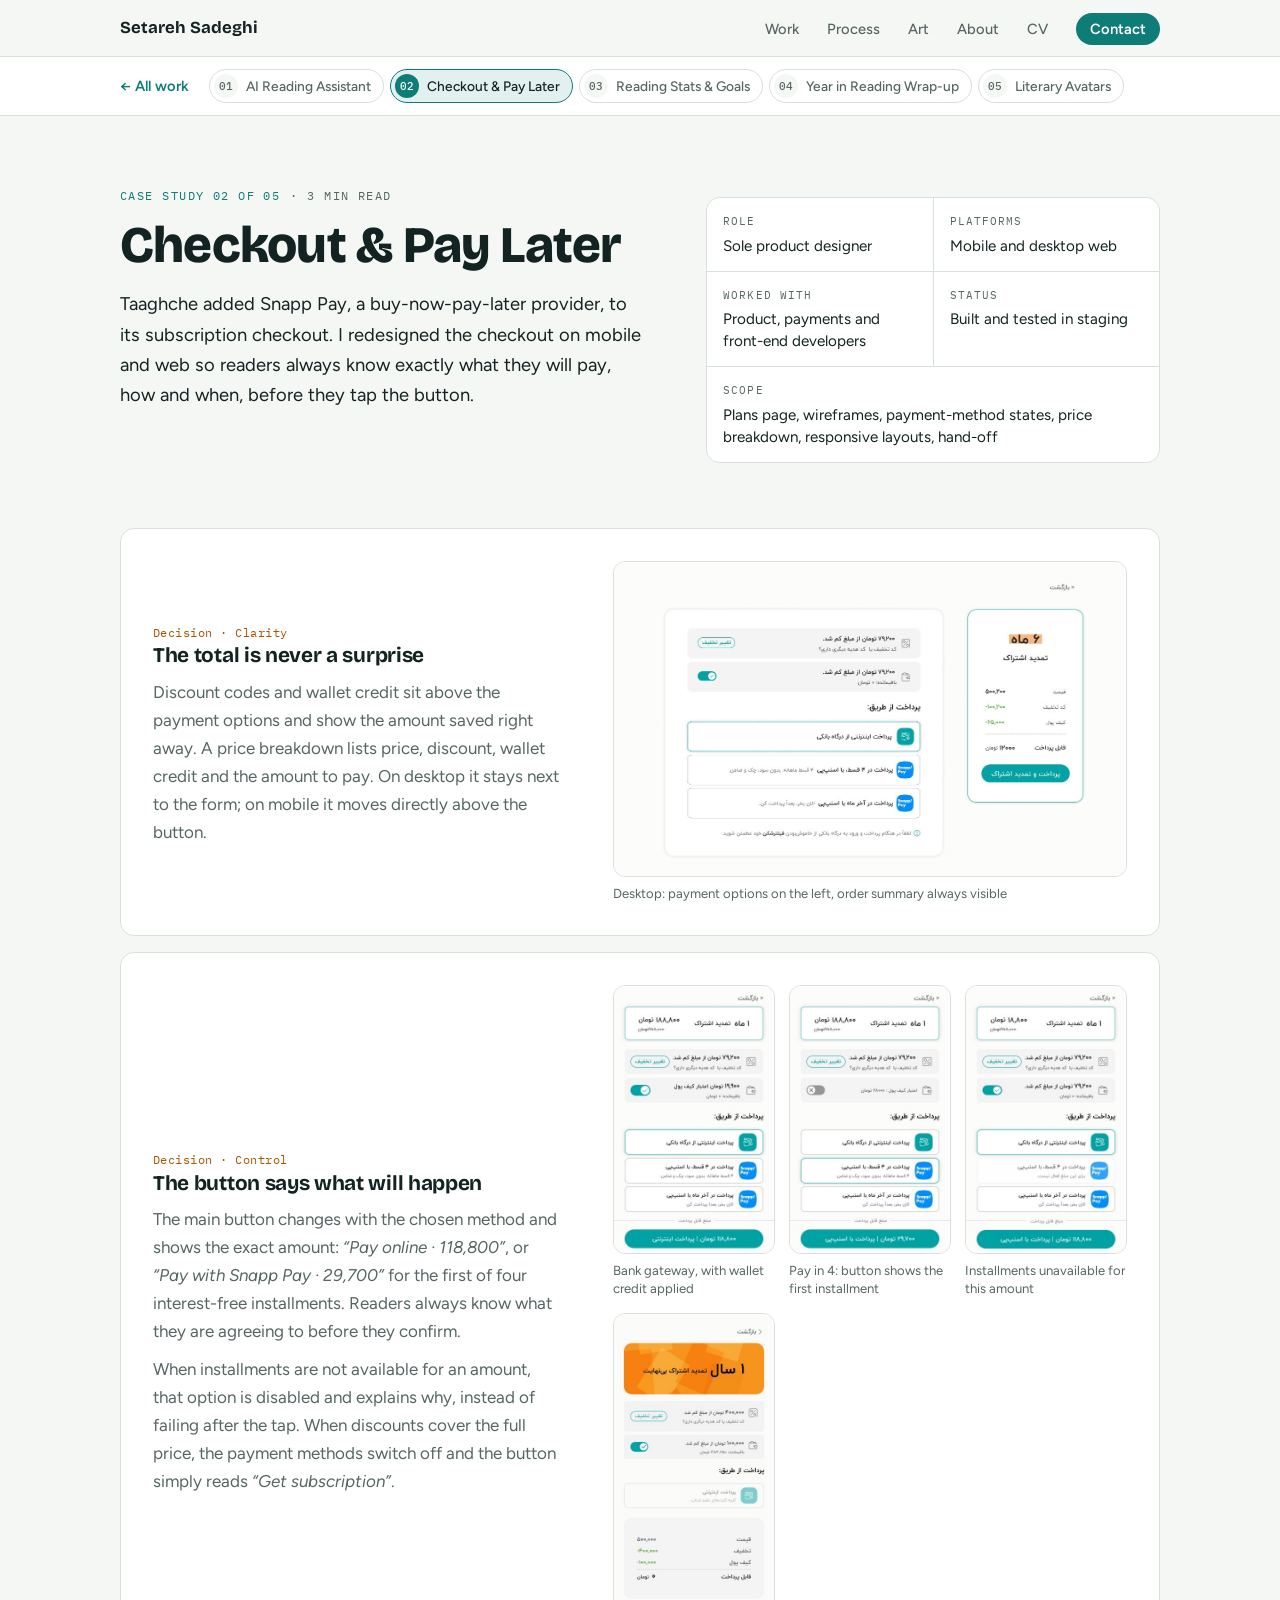
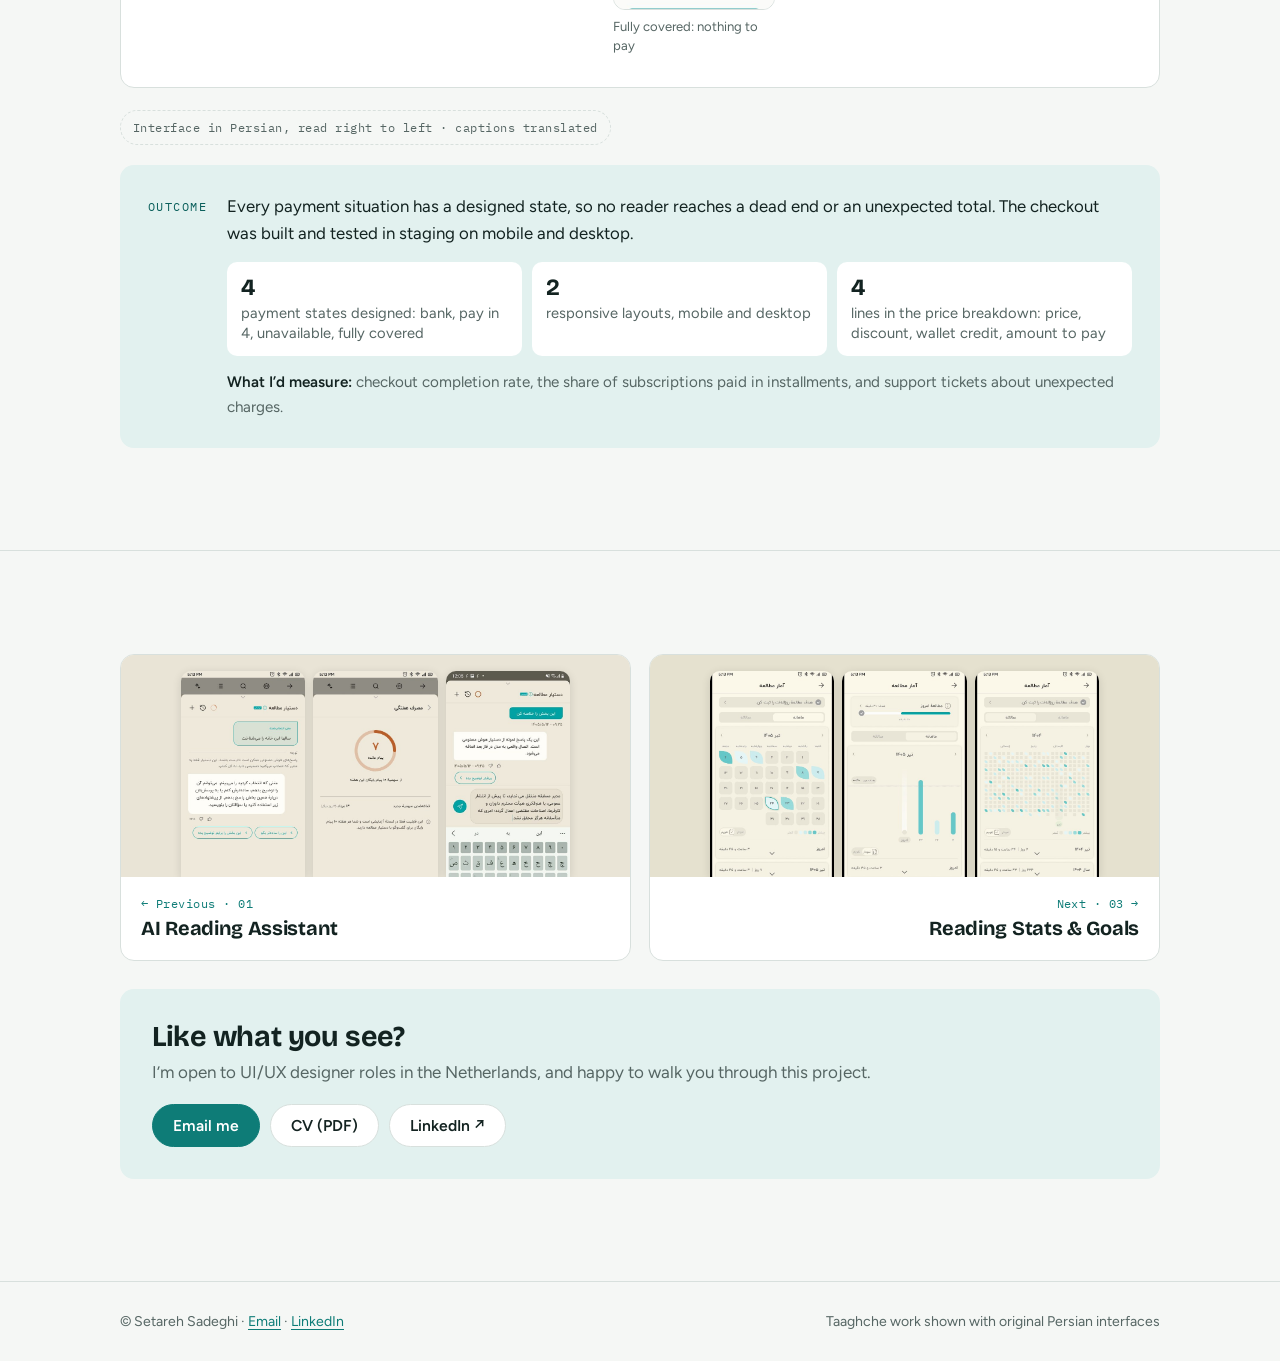
<file: work/checkout-pay-later/index.html>
<!doctype html>
<html lang="en">
<head>
<meta charset="utf-8">
<meta name="viewport" content="width=device-width,initial-scale=1,viewport-fit=cover">
<title>Checkout &amp; Pay Later · Setareh Sadeghi, UI/UX Designer</title>
<meta name="description" content="Taaghche added Snapp Pay, a buy-now-pay-later provider, to its subscription checkout. I redesigned the checkout on mobile and web so readers always know exactly what they will pay, how and when, before they tap the button.">
<meta property="og:type" content="website">
<meta property="og:url" content="https://brezaeifar.github.io/setareh-sadeghi/work/checkout-pay-later/">
<meta property="og:title" content="Checkout &amp; Pay Later · Setareh Sadeghi, UI/UX Designer">
<meta property="og:description" content="Taaghche added Snapp Pay, a buy-now-pay-later provider, to its subscription checkout. I redesigned the checkout on mobile and web so readers always know exactly what they will pay, how and when, before they tap the button.">
<meta property="og:image" content="https://brezaeifar.github.io/setareh-sadeghi/img/pay-phone.jpg">
<meta name="twitter:card" content="summary_large_image">
<link rel="canonical" href="https://brezaeifar.github.io/setareh-sadeghi/work/checkout-pay-later/">
<link rel="icon" href="data:image/svg+xml,%3Csvg xmlns='http://www.w3.org/2000/svg' viewBox='0 0 32 32'%3E%3Crect width='32' height='32' rx='8' fill='%230e7c77'/%3E%3Ctext x='16' y='23' font-family='Arial' font-weight='700' font-size='19' text-anchor='middle' fill='%23fff'%3ES%3C/text%3E%3C/svg%3E">
<link rel="preconnect" href="https://fonts.googleapis.com">
<link rel="preconnect" href="https://fonts.gstatic.com" crossorigin>
<link rel="stylesheet" href="https://fonts.googleapis.com/css2?family=Bricolage+Grotesque:opsz,wght@12..96,500;12..96,700;12..96,800&family=Figtree:ital,wght@0,400;0,500;0,600;1,400&family=IBM+Plex+Mono:wght@400;500&display=swap">
<link rel="stylesheet" href="../../assets/site.css">
</head>
<body>
<a class="skip" href="#content">Skip to case study</a>
<nav class="nav" aria-label="Main">
  <div class="wrap">
    <a class="brand" href="../../">Setareh Sadeghi</a>
    <ul>
      <li><a href="../../#work">Work</a></li>
      <li class="opt"><a href="../../#handoff">Process</a></li>
      <li class="opt"><a href="../../#art">Art</a></li>
      <li class="opt"><a href="../../#about">About</a></li>
      <li><a href="../../cv.html">CV</a></li>
      <li><a class="nav-cta" href="../../#contact">Contact</a></li>
    </ul>
  </div>
</nav>
<div class="case-bar">
  <div class="wrap">
    <a class="back" href="../../#work">← All work</a>
    <ol class="steps" aria-label="Case studies"><li><a href="../../work/ai-reading-assistant/"><span>01</span><b>AI Reading Assistant</b></a></li><li><a href="../../work/checkout-pay-later/" aria-current="page"><span>02</span><b>Checkout & Pay Later</b></a></li><li><a href="../../work/reading-stats/"><span>03</span><b>Reading Stats & Goals</b></a></li><li><a href="../../work/year-in-reading/"><span>04</span><b>Year in Reading Wrap-up</b></a></li><li><a href="../../work/literary-avatars/"><span>05</span><b>Literary Avatars</b></a></li></ol>
  </div>
</div>

<main id="content" class="case-page">
<section class="case" id="checkout">
  <div class="wrap">
    <div class="case-top">
      <div>
        <span class="eyebrow">Case study 02 of 05<span class="readtime">· 3 min read</span></span>
        <h1>Checkout &amp; Pay Later</h1>
        <p class="summary">Taaghche added Snapp Pay, a buy-now-pay-later provider, to its subscription checkout. I redesigned the checkout on mobile and web so readers always know exactly what they will pay, how and when, before they tap the button.</p>
      </div>
      <dl class="meta">
        <div><dt>Role</dt><dd>Sole product designer</dd></div>
        <div><dt>Platforms</dt><dd>Mobile and desktop web</dd></div>
        <div><dt>Worked with</dt><dd>Product, payments and front-end developers</dd></div>
        <div><dt>Status</dt><dd>Built and tested in staging</dd></div>
        <div class="full"><dt>Scope</dt><dd>Plans page, wireframes, payment-method states, price breakdown, responsive layouts, hand-off</dd></div>
      </dl>
    </div>

    <div class="decisions">
      <div class="decision">
        <div><span class="mono" style="color:var(--marigold-ink)">Decision · Clarity</span><h3>The total is never a surprise</h3><p>Discount codes and wallet credit sit above the payment options and show the amount saved right away. A price breakdown lists price, discount, wallet credit and the amount to pay. On desktop it stays next to the form; on mobile it moves directly above the button.</p></div>
        <figure class="screen"><img src="../../img/pay-desktop.jpg" alt="Desktop checkout with order summary" loading="lazy"><figcaption>Desktop: payment options on the left, order summary always visible</figcaption></figure>
      </div>

      <div class="decision">
        <div><span class="mono" style="color:var(--marigold-ink)">Decision · Control</span><h3>The button says what will happen</h3><p>The main button changes with the chosen method and shows the exact amount: <i>“Pay online · 118,800”</i>, or <i>“Pay with Snapp Pay · 29,700”</i> for the first of four interest-free installments. Readers always know what they are agreeing to before they confirm.</p><p>When installments are not available for an amount, that option is disabled and explains why, instead of failing after the tap. When discounts cover the full price, the payment methods switch off and the button simply reads <i>“Get subscription”</i>.</p></div>
        <div class="screens four">
          <figure class="screen"><img src="../../img/pay-bank.jpg" alt="Bank payment selected" loading="lazy"><figcaption>Bank gateway, with wallet credit applied</figcaption></figure>
          <figure class="screen"><img src="../../img/pay-snapp.jpg" alt="Installments selected" loading="lazy"><figcaption>Pay in 4: button shows the first installment</figcaption></figure>
          <figure class="screen"><img src="../../img/pay-inactive.jpg" alt="Installments unavailable" loading="lazy"><figcaption>Installments unavailable for this amount</figcaption></figure>
          <figure class="screen"><img src="../../img/pay-zero.jpg" alt="Fully covered by discount" loading="lazy"><figcaption>Fully covered: nothing to pay</figcaption></figure>
        </div>
      </div>
    </div>
    <p class="rtl-note mono">Interface in Persian, read right to left · captions translated</p>
    <div class="outcome"><span class="eyebrow">Outcome</span><div><p>Every payment situation has a designed state, so no reader reaches a dead end or an unexpected total. The checkout was built and tested in staging on mobile and desktop.</p><ul class="kpis"><li><b>4</b>payment states designed: bank, pay in 4, unavailable, fully covered</li><li><b>2</b>responsive layouts, mobile and desktop</li><li><b>4</b>lines in the price breakdown: price, discount, wallet credit, amount to pay</li></ul><p class="measure"><b>What I’d measure:</b> checkout completion rate, the share of subscriptions paid in installments, and support tickets about unexpected charges.</p></div></div>
  </div>
</section>

<section class="pager" aria-label="More case studies">
  <div class="wrap">
    <div class="pager-grid">
      <a class="pg prev" href="../../work/ai-reading-assistant/"><div class="thumb t-ai"><img src="../../img/ai-01.jpg" alt="" loading="lazy"><img src="../../img/ai-07.jpg" alt="" loading="lazy"><img src="../../img/ai-real9_y-1.jpg" alt="" loading="lazy"></div><div class="body"><span class="mono" style="color:var(--teal)">← Previous · 01</span><h3>AI Reading Assistant</h3></div></a>
      <a class="pg next" href="../../work/reading-stats/"><div class="thumb t-stats"><img src="../../img/cal-month.jpg" alt="" loading="lazy"><img src="../../img/cal-bars.jpg" alt="" loading="lazy"><img src="../../img/cal-year.jpg" alt="" loading="lazy"></div><div class="body"><span class="mono" style="color:var(--teal)">Next · 03 →</span><h3>Reading Stats &amp; Goals</h3></div></a>
    </div>
    <div class="cta-band">
      <div><h2>Like what you see?</h2><p>I’m open to UI/UX designer roles in the Netherlands, and happy to walk you through this project.</p></div>
      <div class="ctas">
        <a class="btn primary" href="mailto:setareh.sadeghi1992@gmail.com">Email me</a>
        <a class="btn" href="../../Setareh-Sadeghi-CV.pdf">CV (PDF)</a>
        <a class="btn" href="https://www.linkedin.com/in/setareh-sadeghi-basedinthenetherlands/" target="_blank" rel="noopener">LinkedIn ↗</a>
      </div>
    </div>
  </div>
</section>
</main>

<footer><div class="wrap"><span>© Setareh Sadeghi · <a href="mailto:setareh.sadeghi1992@gmail.com">Email</a> · <a href="https://www.linkedin.com/in/setareh-sadeghi-basedinthenetherlands/" target="_blank" rel="noopener">LinkedIn</a></span><span>Taaghche work shown with original Persian interfaces</span></div></footer>

<script src="../../assets/site.js"></script>
</body>
</html>
</file>
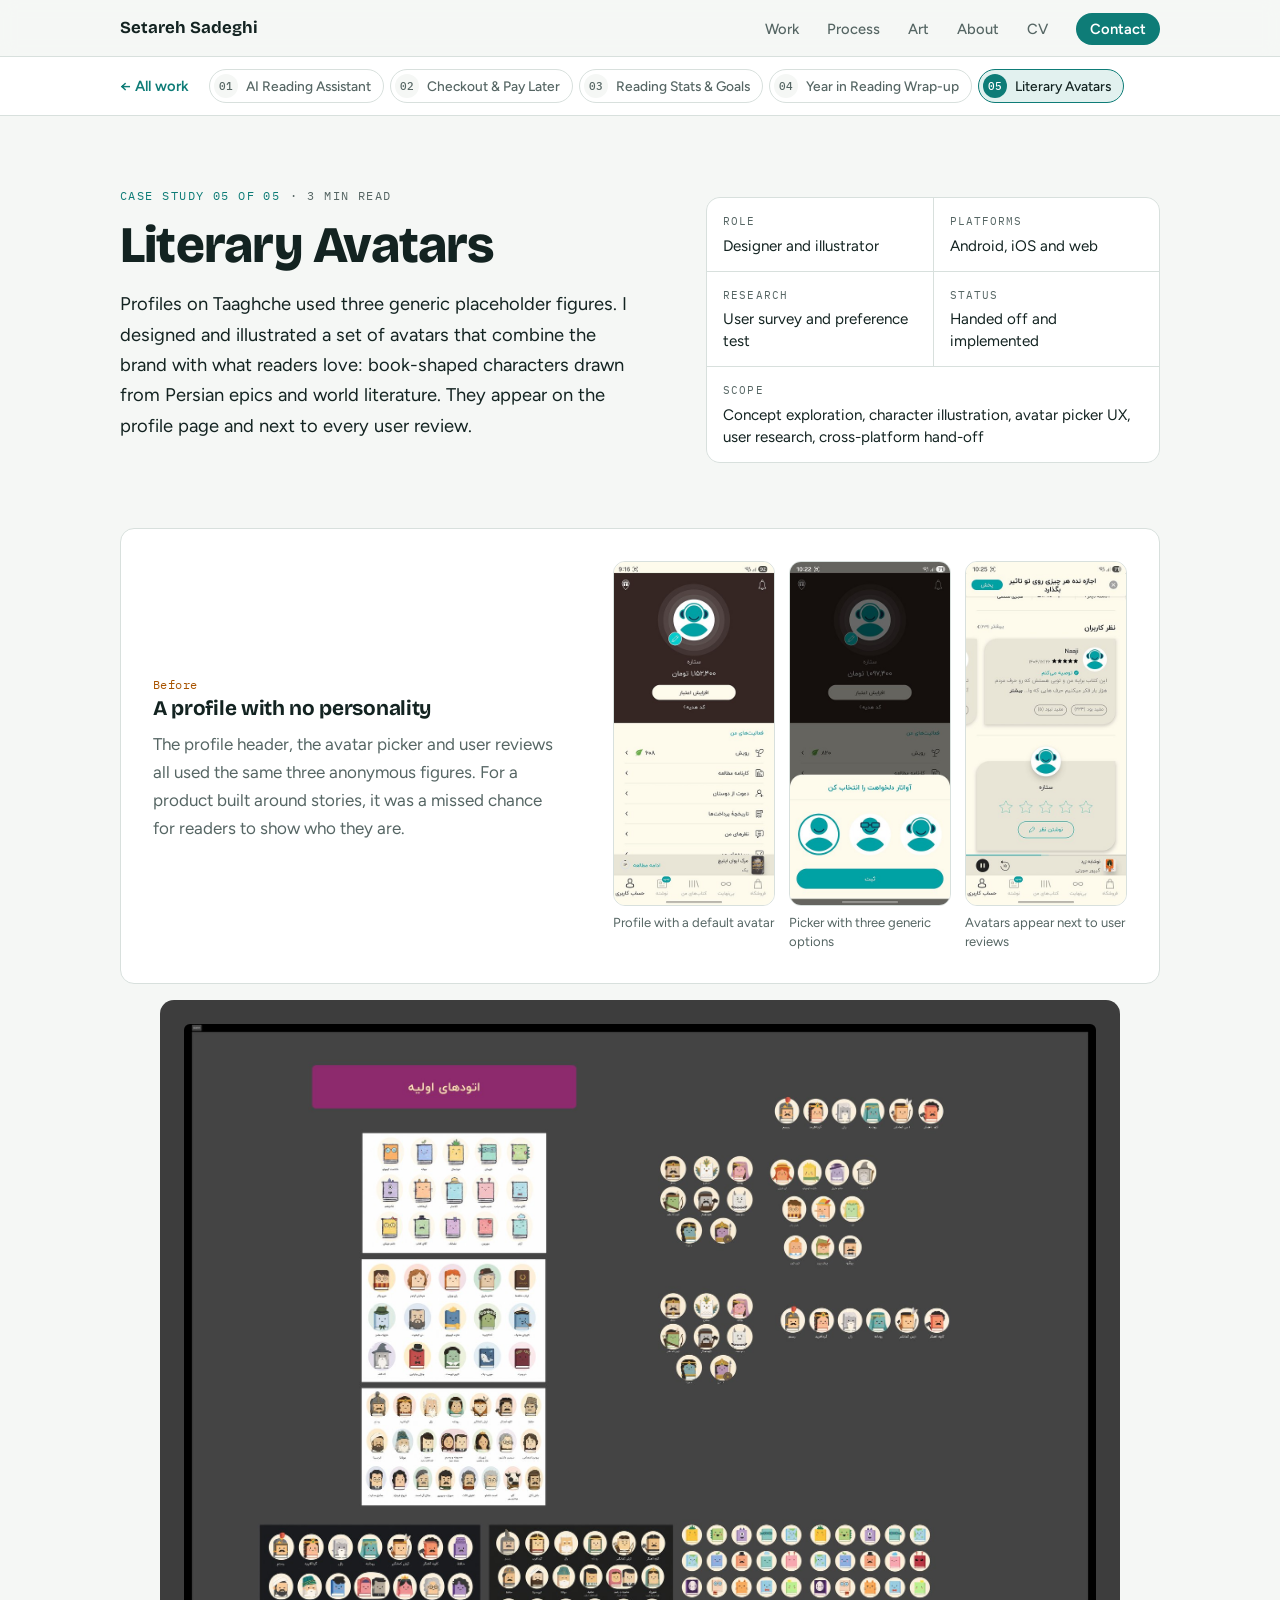
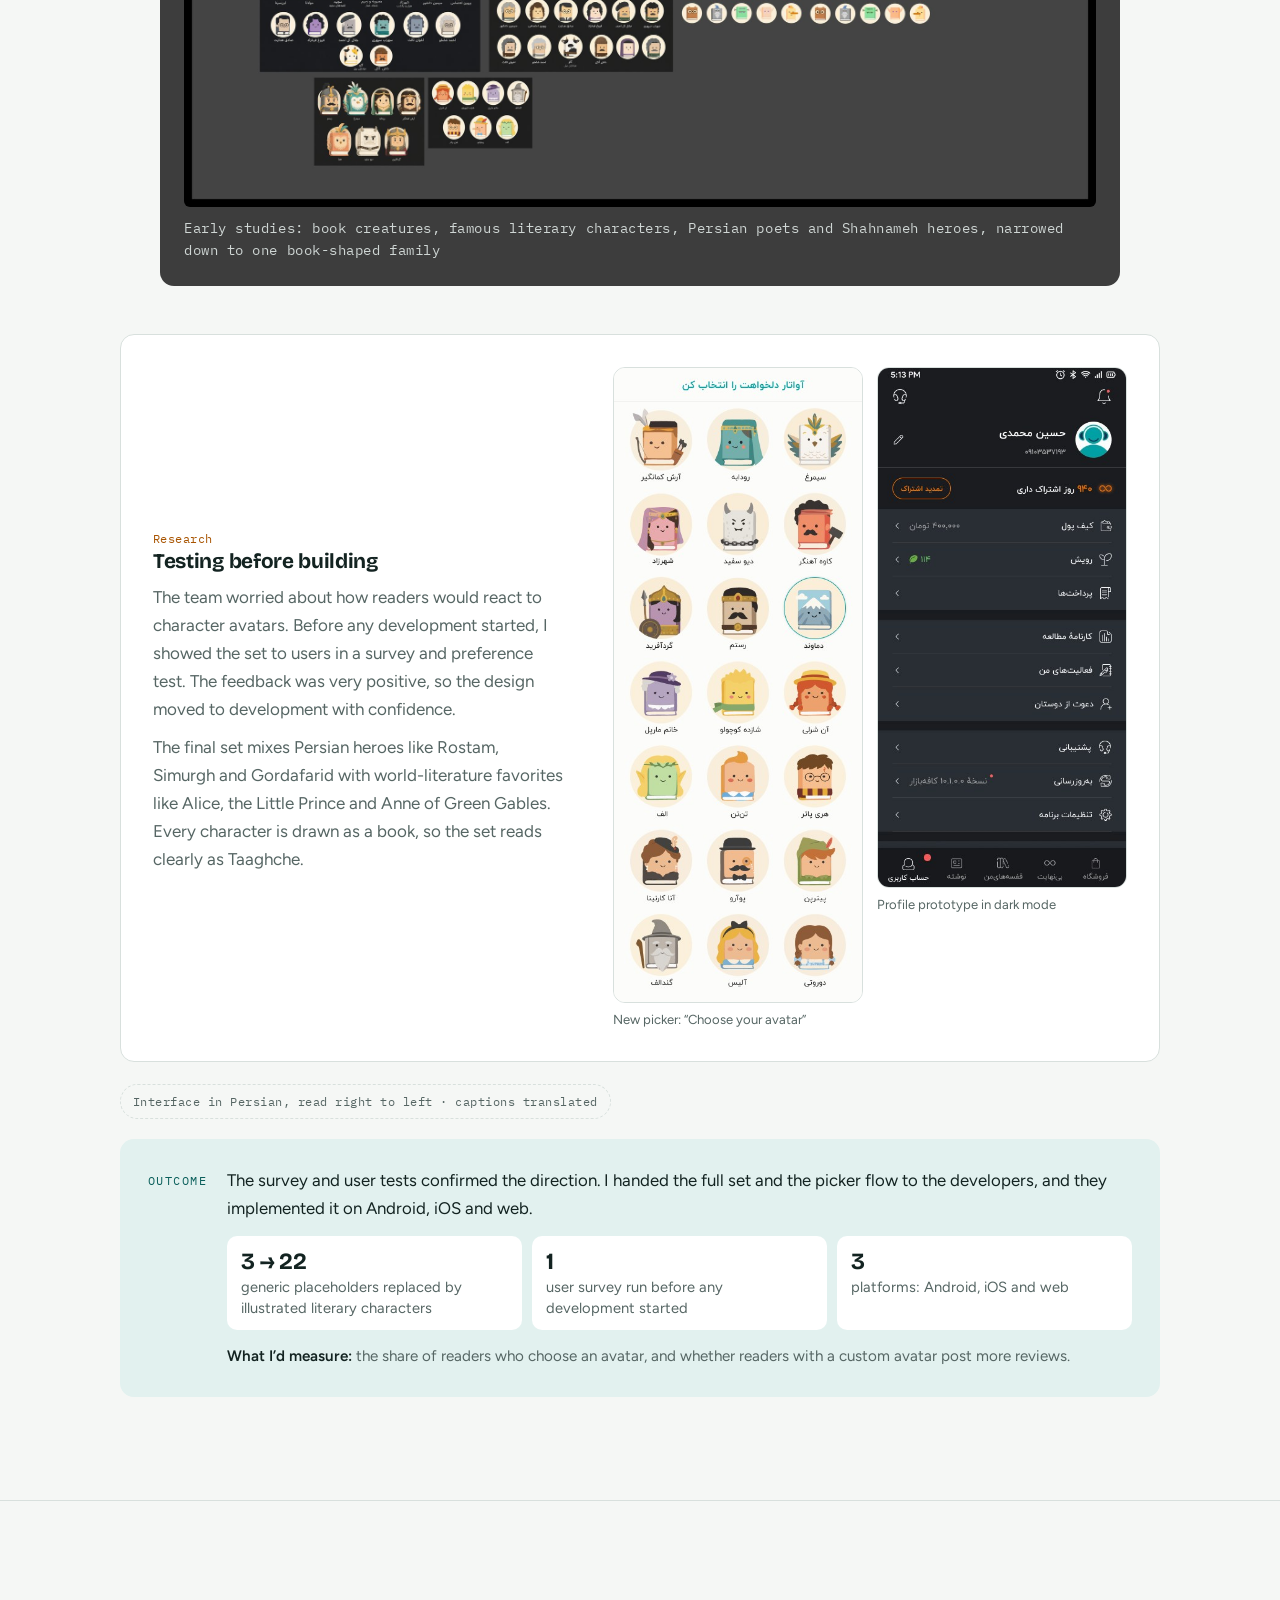
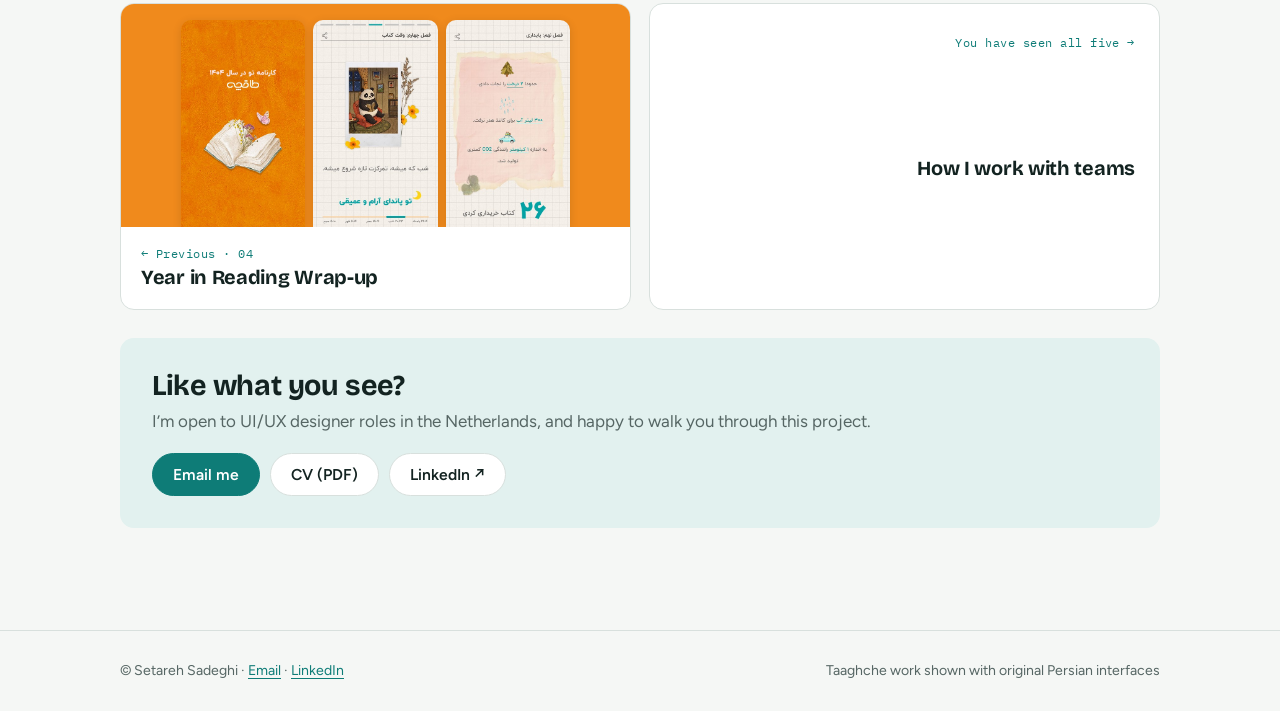
<file: work/literary-avatars/index.html>
<!doctype html>
<html lang="en">
<head>
<meta charset="utf-8">
<meta name="viewport" content="width=device-width,initial-scale=1,viewport-fit=cover">
<title>Literary Avatars · Setareh Sadeghi, UI/UX Designer</title>
<meta name="description" content="Profiles on Taaghche used three generic placeholder figures. I designed and illustrated a set of avatars that combine the brand with what readers love: book-shaped characters drawn from Persian epics and world literature. They appear on the profile page and next to every user review.">
<meta property="og:type" content="website">
<meta property="og:url" content="https://brezaeifar.github.io/setareh-sadeghi/work/literary-avatars/">
<meta property="og:title" content="Literary Avatars · Setareh Sadeghi, UI/UX Designer">
<meta property="og:description" content="Profiles on Taaghche used three generic placeholder figures. I designed and illustrated a set of avatars that combine the brand with what readers love: book-shaped characters drawn from Persian epics and world literature. They appear on the profile page and next to every user review.">
<meta property="og:image" content="https://brezaeifar.github.io/setareh-sadeghi/img/av-091625-1.jpg">
<meta name="twitter:card" content="summary_large_image">
<link rel="canonical" href="https://brezaeifar.github.io/setareh-sadeghi/work/literary-avatars/">
<link rel="icon" href="data:image/svg+xml,%3Csvg xmlns='http://www.w3.org/2000/svg' viewBox='0 0 32 32'%3E%3Crect width='32' height='32' rx='8' fill='%230e7c77'/%3E%3Ctext x='16' y='23' font-family='Arial' font-weight='700' font-size='19' text-anchor='middle' fill='%23fff'%3ES%3C/text%3E%3C/svg%3E">
<link rel="preconnect" href="https://fonts.googleapis.com">
<link rel="preconnect" href="https://fonts.gstatic.com" crossorigin>
<link rel="stylesheet" href="https://fonts.googleapis.com/css2?family=Bricolage+Grotesque:opsz,wght@12..96,500;12..96,700;12..96,800&family=Figtree:ital,wght@0,400;0,500;0,600;1,400&family=IBM+Plex+Mono:wght@400;500&display=swap">
<link rel="stylesheet" href="../../assets/site.css">
</head>
<body>
<a class="skip" href="#content">Skip to case study</a>
<nav class="nav" aria-label="Main">
  <div class="wrap">
    <a class="brand" href="../../">Setareh Sadeghi</a>
    <ul>
      <li><a href="../../#work">Work</a></li>
      <li class="opt"><a href="../../#handoff">Process</a></li>
      <li class="opt"><a href="../../#art">Art</a></li>
      <li class="opt"><a href="../../#about">About</a></li>
      <li><a href="../../cv.html">CV</a></li>
      <li><a class="nav-cta" href="../../#contact">Contact</a></li>
    </ul>
  </div>
</nav>
<div class="case-bar">
  <div class="wrap">
    <a class="back" href="../../#work">← All work</a>
    <ol class="steps" aria-label="Case studies"><li><a href="../../work/ai-reading-assistant/"><span>01</span><b>AI Reading Assistant</b></a></li><li><a href="../../work/checkout-pay-later/"><span>02</span><b>Checkout & Pay Later</b></a></li><li><a href="../../work/reading-stats/"><span>03</span><b>Reading Stats & Goals</b></a></li><li><a href="../../work/year-in-reading/"><span>04</span><b>Year in Reading Wrap-up</b></a></li><li><a href="../../work/literary-avatars/" aria-current="page"><span>05</span><b>Literary Avatars</b></a></li></ol>
  </div>
</div>

<main id="content" class="case-page">
<section class="case" id="avatars">
  <div class="wrap">
    <div class="case-top">
      <div>
        <span class="eyebrow">Case study 05 of 05<span class="readtime">· 3 min read</span></span>
        <h1>Literary Avatars</h1>
        <p class="summary">Profiles on Taaghche used three generic placeholder figures. I designed and illustrated a set of avatars that combine the brand with what readers love: book-shaped characters drawn from Persian epics and world literature. They appear on the profile page and next to every user review.</p>
      </div>
      <dl class="meta">
        <div><dt>Role</dt><dd>Designer and illustrator</dd></div>
        <div><dt>Platforms</dt><dd>Android, iOS and web</dd></div>
        <div><dt>Research</dt><dd>User survey and preference test</dd></div>
        <div><dt>Status</dt><dd>Handed off and implemented</dd></div>
        <div class="full"><dt>Scope</dt><dd>Concept exploration, character illustration, avatar picker UX, user research, cross-platform hand-off</dd></div>
      </dl>
    </div>

    <div class="decisions">
      <div class="decision">
        <div><span class="mono" style="color:var(--marigold-ink)">Before</span><h3>A profile with no personality</h3><p>The profile header, the avatar picker and user reviews all used the same three anonymous figures. For a product built around stories, it was a missed chance for readers to show who they are.</p></div>
        <div class="screens">
          <figure class="screen"><img src="../../img/av-091625-1.jpg" alt="Old profile header" loading="lazy"><figcaption>Profile with a default avatar</figcaption></figure>
          <figure class="screen"><img src="../../img/av-102243-1.jpg" alt="Old avatar picker" loading="lazy"><figcaption>Picker with three generic options</figcaption></figure>
          <figure class="screen"><img src="../../img/av-102519-1.jpg" alt="Review with avatar" loading="lazy"><figcaption>Avatars appear next to user reviews</figcaption></figure>
        </div>
      </div>
    </div>
    <figure class="wide">
      <img src="../../img/av-sketch.jpg" alt="Board of early avatar studies: book creatures, literary characters, Persian poets and epic heroes" loading="lazy">
      <figcaption class="mono">Early studies: book creatures, famous literary characters, Persian poets and Shahnameh heroes, narrowed down to one book-shaped family</figcaption>
    </figure>

    <div class="decisions">
      <div class="decision">
        <div><span class="mono" style="color:var(--marigold-ink)">Research</span><h3>Testing before building</h3><p>The team worried about how readers would react to character avatars. Before any development started, I showed the set to users in a survey and preference test. The feedback was very positive, so the design moved to development with confidence.</p><p>The final set mixes Persian heroes like Rostam, Simurgh and Gordafarid with world-literature favorites like Alice, the Little Prince and Anne of Green Gables. Every character is drawn as a book, so the set reads clearly as Taaghche.</p></div>
        <div class="screens">
          <figure class="screen"><img src="../../img/av-picker.jpg" alt="New avatar picker" loading="lazy"><figcaption>New picker: “Choose your avatar”</figcaption></figure>
          <figure class="screen"><img src="../../img/av-taaghche-prototype.jpg" alt="Profile prototype dark mode" loading="lazy"><figcaption>Profile prototype in dark mode</figcaption></figure>
        </div>
      </div>
    </div>

    <p class="rtl-note mono">Interface in Persian, read right to left · captions translated</p>
    <div class="outcome"><span class="eyebrow">Outcome</span><div><p>The survey and user tests confirmed the direction. I handed the full set and the picker flow to the developers, and they implemented it on Android, iOS and web.</p><ul class="kpis"><li><b>3 → 22</b>generic placeholders replaced by illustrated literary characters</li><li><b>1</b>user survey run before any development started</li><li><b>3</b>platforms: Android, iOS and web</li></ul><p class="measure"><b>What I’d measure:</b> the share of readers who choose an avatar, and whether readers with a custom avatar post more reviews.</p></div></div>
  </div>
</section>

<section class="pager" aria-label="More case studies">
  <div class="wrap">
    <div class="pager-grid">
      <a class="pg prev" href="../../work/year-in-reading/"><div class="thumb t-wrap"><img src="../../img/wrap-cover.jpg" alt="" loading="lazy"><img src="../../img/wrap-slide-04-1.jpg" alt="" loading="lazy"><img src="../../img/wrap-slide-10.jpg" alt="" loading="lazy"></div><div class="body"><span class="mono" style="color:var(--teal)">← Previous · 04</span><h3>Year in Reading Wrap-up</h3></div></a>
      <a class="pg plain next" href="../../#handoff"><div class="body"><span class="mono" style="color:var(--teal)">You have seen all five →</span><h3>How I work with teams</h3></div></a>
    </div>
    <div class="cta-band">
      <div><h2>Like what you see?</h2><p>I’m open to UI/UX designer roles in the Netherlands, and happy to walk you through this project.</p></div>
      <div class="ctas">
        <a class="btn primary" href="mailto:setareh.sadeghi1992@gmail.com">Email me</a>
        <a class="btn" href="../../Setareh-Sadeghi-CV.pdf">CV (PDF)</a>
        <a class="btn" href="https://www.linkedin.com/in/setareh-sadeghi-basedinthenetherlands/" target="_blank" rel="noopener">LinkedIn ↗</a>
      </div>
    </div>
  </div>
</section>
</main>

<footer><div class="wrap"><span>© Setareh Sadeghi · <a href="mailto:setareh.sadeghi1992@gmail.com">Email</a> · <a href="https://www.linkedin.com/in/setareh-sadeghi-basedinthenetherlands/" target="_blank" rel="noopener">LinkedIn</a></span><span>Taaghche work shown with original Persian interfaces</span></div></footer>

<script src="../../assets/site.js"></script>
</body>
</html>
</file>
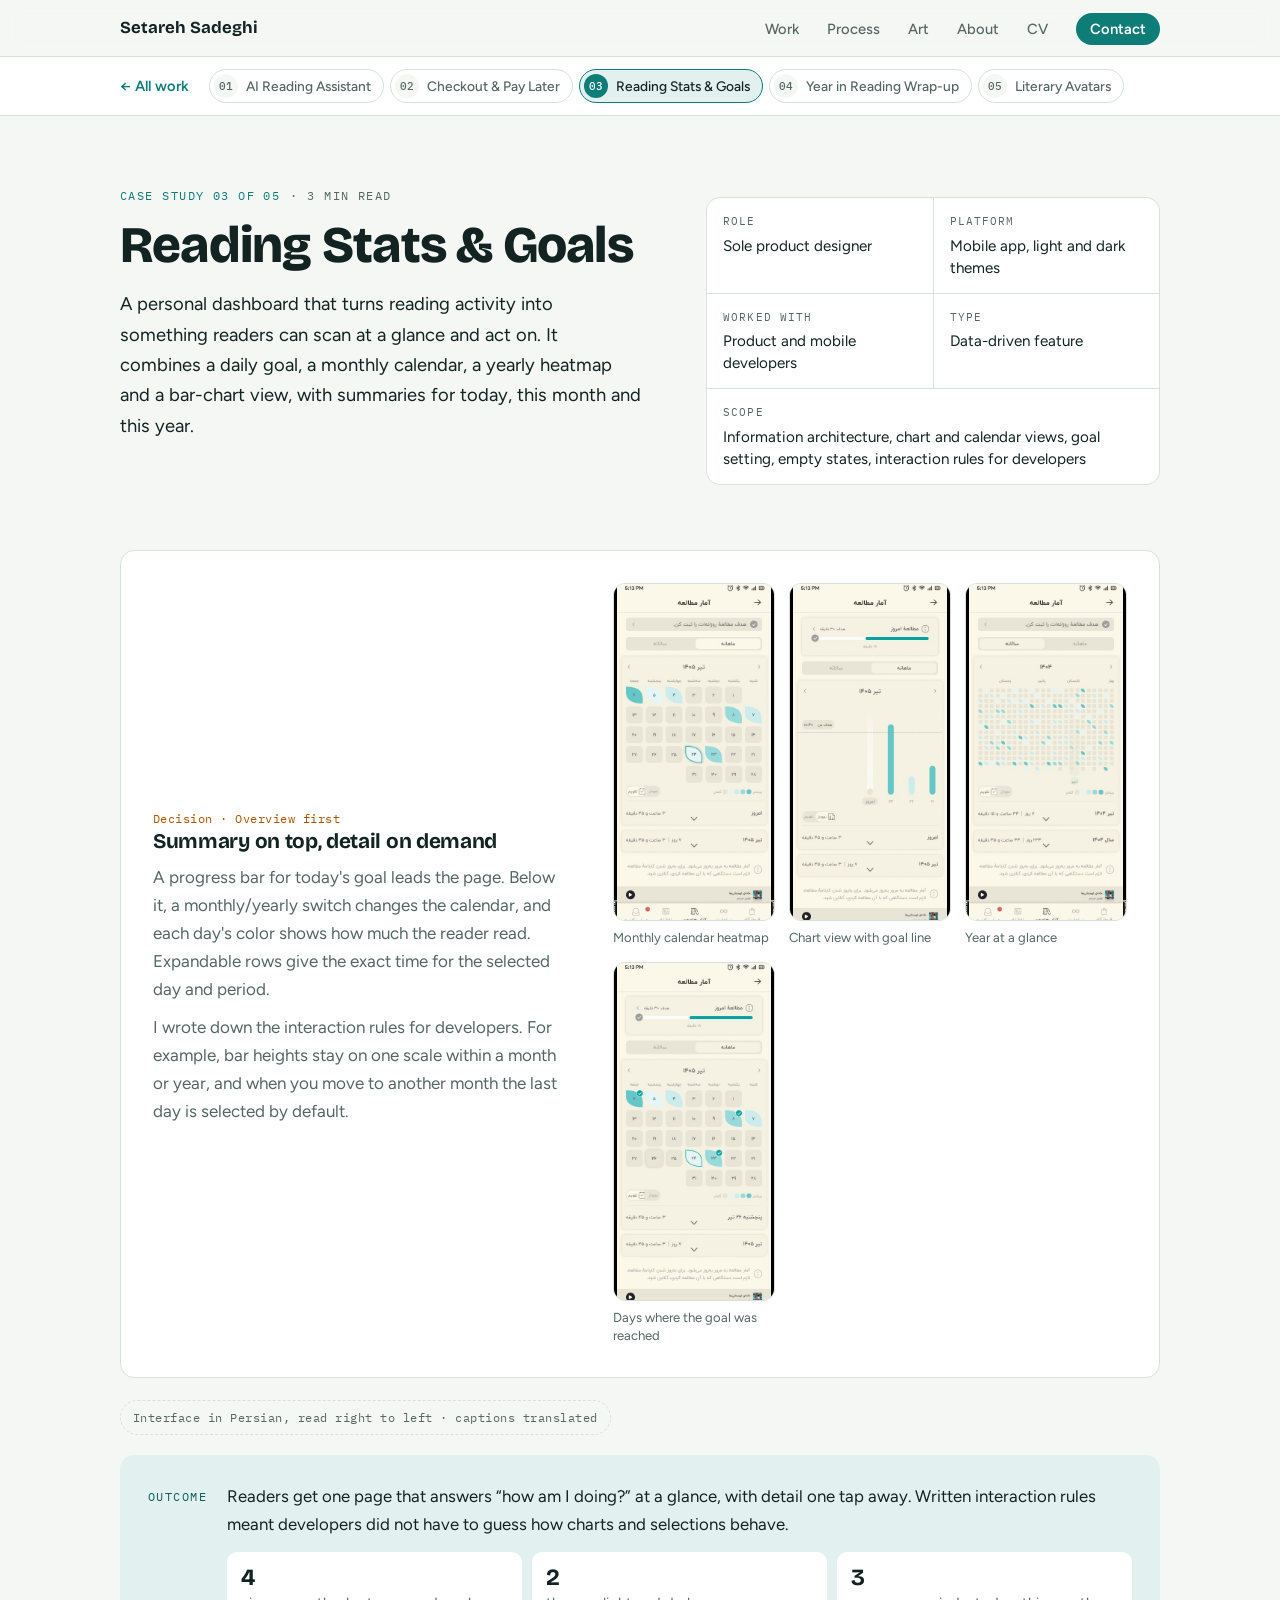
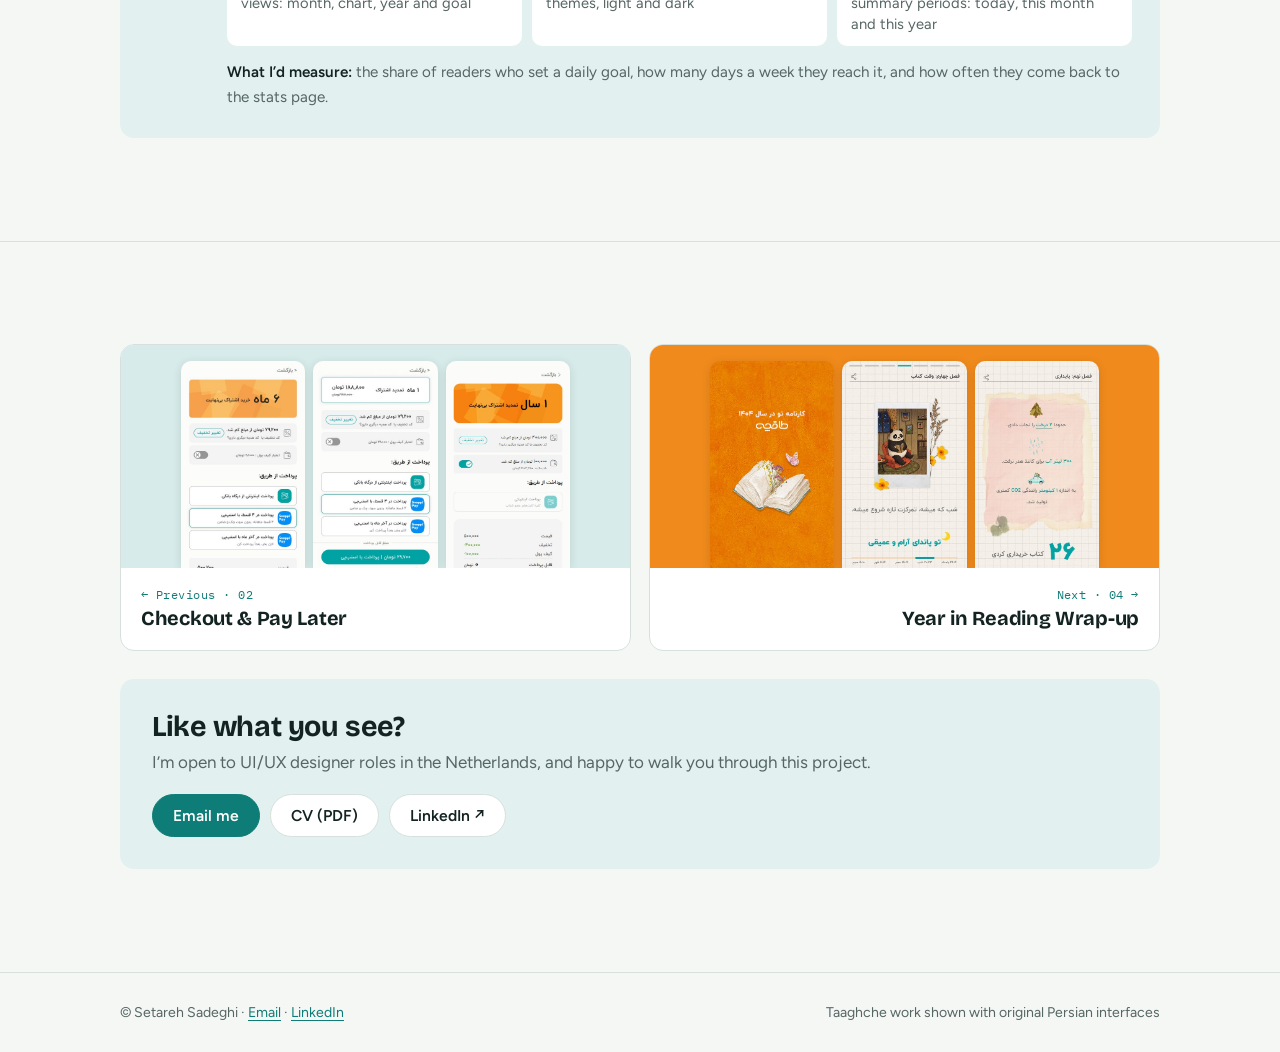
<file: work/reading-stats/index.html>
<!doctype html>
<html lang="en">
<head>
<meta charset="utf-8">
<meta name="viewport" content="width=device-width,initial-scale=1,viewport-fit=cover">
<title>Reading Stats &amp; Goals · Setareh Sadeghi, UI/UX Designer</title>
<meta name="description" content="A personal dashboard that turns reading activity into something readers can scan at a glance and act on. It combines a daily goal, a monthly calendar, a yearly heatmap and a bar-chart view, with summaries for today, this month and this year.">
<meta property="og:type" content="website">
<meta property="og:url" content="https://brezaeifar.github.io/setareh-sadeghi/work/reading-stats/">
<meta property="og:title" content="Reading Stats &amp; Goals · Setareh Sadeghi, UI/UX Designer">
<meta property="og:description" content="A personal dashboard that turns reading activity into something readers can scan at a glance and act on. It combines a daily goal, a monthly calendar, a yearly heatmap and a bar-chart view, with summaries for today, this month and this year.">
<meta property="og:image" content="https://brezaeifar.github.io/setareh-sadeghi/img/cal-month.jpg">
<meta name="twitter:card" content="summary_large_image">
<link rel="canonical" href="https://brezaeifar.github.io/setareh-sadeghi/work/reading-stats/">
<link rel="icon" href="data:image/svg+xml,%3Csvg xmlns='http://www.w3.org/2000/svg' viewBox='0 0 32 32'%3E%3Crect width='32' height='32' rx='8' fill='%230e7c77'/%3E%3Ctext x='16' y='23' font-family='Arial' font-weight='700' font-size='19' text-anchor='middle' fill='%23fff'%3ES%3C/text%3E%3C/svg%3E">
<link rel="preconnect" href="https://fonts.googleapis.com">
<link rel="preconnect" href="https://fonts.gstatic.com" crossorigin>
<link rel="stylesheet" href="https://fonts.googleapis.com/css2?family=Bricolage+Grotesque:opsz,wght@12..96,500;12..96,700;12..96,800&family=Figtree:ital,wght@0,400;0,500;0,600;1,400&family=IBM+Plex+Mono:wght@400;500&display=swap">
<link rel="stylesheet" href="../../assets/site.css">
</head>
<body>
<a class="skip" href="#content">Skip to case study</a>
<nav class="nav" aria-label="Main">
  <div class="wrap">
    <a class="brand" href="../../">Setareh Sadeghi</a>
    <ul>
      <li><a href="../../#work">Work</a></li>
      <li class="opt"><a href="../../#handoff">Process</a></li>
      <li class="opt"><a href="../../#art">Art</a></li>
      <li class="opt"><a href="../../#about">About</a></li>
      <li><a href="../../cv.html">CV</a></li>
      <li><a class="nav-cta" href="../../#contact">Contact</a></li>
    </ul>
  </div>
</nav>
<div class="case-bar">
  <div class="wrap">
    <a class="back" href="../../#work">← All work</a>
    <ol class="steps" aria-label="Case studies"><li><a href="../../work/ai-reading-assistant/"><span>01</span><b>AI Reading Assistant</b></a></li><li><a href="../../work/checkout-pay-later/"><span>02</span><b>Checkout & Pay Later</b></a></li><li><a href="../../work/reading-stats/" aria-current="page"><span>03</span><b>Reading Stats & Goals</b></a></li><li><a href="../../work/year-in-reading/"><span>04</span><b>Year in Reading Wrap-up</b></a></li><li><a href="../../work/literary-avatars/"><span>05</span><b>Literary Avatars</b></a></li></ol>
  </div>
</div>

<main id="content" class="case-page">
<section class="case" id="stats">
  <div class="wrap">
    <div class="case-top">
      <div>
        <span class="eyebrow">Case study 03 of 05<span class="readtime">· 3 min read</span></span>
        <h1>Reading Stats &amp; Goals</h1>
        <p class="summary">A personal dashboard that turns reading activity into something readers can scan at a glance and act on. It combines a daily goal, a monthly calendar, a yearly heatmap and a bar-chart view, with summaries for today, this month and this year.</p>
      </div>
      <dl class="meta">
        <div><dt>Role</dt><dd>Sole product designer</dd></div>
        <div><dt>Platform</dt><dd>Mobile app, light and dark themes</dd></div>
        <div><dt>Worked with</dt><dd>Product and mobile developers</dd></div>
        <div><dt>Type</dt><dd>Data-driven feature</dd></div>
        <div class="full"><dt>Scope</dt><dd>Information architecture, chart and calendar views, goal setting, empty states, interaction rules for developers</dd></div>
      </dl>
    </div>

    <div class="decisions">
      <div class="decision">
        <div><span class="mono" style="color:var(--marigold-ink)">Decision · Overview first</span><h3>Summary on top, detail on demand</h3><p>A progress bar for today's goal leads the page. Below it, a monthly/yearly switch changes the calendar, and each day's color shows how much the reader read. Expandable rows give the exact time for the selected day and period.</p><p>I wrote down the interaction rules for developers. For example, bar heights stay on one scale within a month or year, and when you move to another month the last day is selected by default.</p></div>
        <div class="screens four">
          <figure class="screen"><img src="../../img/cal-month.jpg" alt="Monthly calendar heatmap" loading="lazy"><figcaption>Monthly calendar heatmap</figcaption></figure>
          <figure class="screen"><img src="../../img/cal-bars.jpg" alt="Bar chart against goal" loading="lazy"><figcaption>Chart view with goal line</figcaption></figure>
          <figure class="screen"><img src="../../img/cal-year.jpg" alt="Yearly heatmap" loading="lazy"><figcaption>Year at a glance</figcaption></figure>
          <figure class="screen"><img src="../../img/cal-goal.jpg" alt="Goal reached days" loading="lazy"><figcaption>Days where the goal was reached</figcaption></figure>
        </div>
      </div>
    </div>
    <p class="rtl-note mono">Interface in Persian, read right to left · captions translated</p>
    <div class="outcome"><span class="eyebrow">Outcome</span><div><p>Readers get one page that answers “how am I doing?” at a glance, with detail one tap away. Written interaction rules meant developers did not have to guess how charts and selections behave.</p><ul class="kpis"><li><b>4</b>views: month, chart, year and goal</li><li><b>2</b>themes, light and dark</li><li><b>3</b>summary periods: today, this month and this year</li></ul><p class="measure"><b>What I’d measure:</b> the share of readers who set a daily goal, how many days a week they reach it, and how often they come back to the stats page.</p></div></div>
  </div>
</section>

<section class="pager" aria-label="More case studies">
  <div class="wrap">
    <div class="pager-grid">
      <a class="pg prev" href="../../work/checkout-pay-later/"><div class="thumb t-pay"><img src="../../img/pay-phone.jpg" alt="" loading="lazy"><img src="../../img/pay-snapp.jpg" alt="" loading="lazy"><img src="../../img/pay-zero.jpg" alt="" loading="lazy"></div><div class="body"><span class="mono" style="color:var(--teal)">← Previous · 02</span><h3>Checkout &amp; Pay Later</h3></div></a>
      <a class="pg next" href="../../work/year-in-reading/"><div class="thumb t-wrap"><img src="../../img/wrap-cover.jpg" alt="" loading="lazy"><img src="../../img/wrap-slide-04-1.jpg" alt="" loading="lazy"><img src="../../img/wrap-slide-10.jpg" alt="" loading="lazy"></div><div class="body"><span class="mono" style="color:var(--teal)">Next · 04 →</span><h3>Year in Reading Wrap-up</h3></div></a>
    </div>
    <div class="cta-band">
      <div><h2>Like what you see?</h2><p>I’m open to UI/UX designer roles in the Netherlands, and happy to walk you through this project.</p></div>
      <div class="ctas">
        <a class="btn primary" href="mailto:setareh.sadeghi1992@gmail.com">Email me</a>
        <a class="btn" href="../../Setareh-Sadeghi-CV.pdf">CV (PDF)</a>
        <a class="btn" href="https://www.linkedin.com/in/setareh-sadeghi-basedinthenetherlands/" target="_blank" rel="noopener">LinkedIn ↗</a>
      </div>
    </div>
  </div>
</section>
</main>

<footer><div class="wrap"><span>© Setareh Sadeghi · <a href="mailto:setareh.sadeghi1992@gmail.com">Email</a> · <a href="https://www.linkedin.com/in/setareh-sadeghi-basedinthenetherlands/" target="_blank" rel="noopener">LinkedIn</a></span><span>Taaghche work shown with original Persian interfaces</span></div></footer>

<script src="../../assets/site.js"></script>
</body>
</html>
</file>
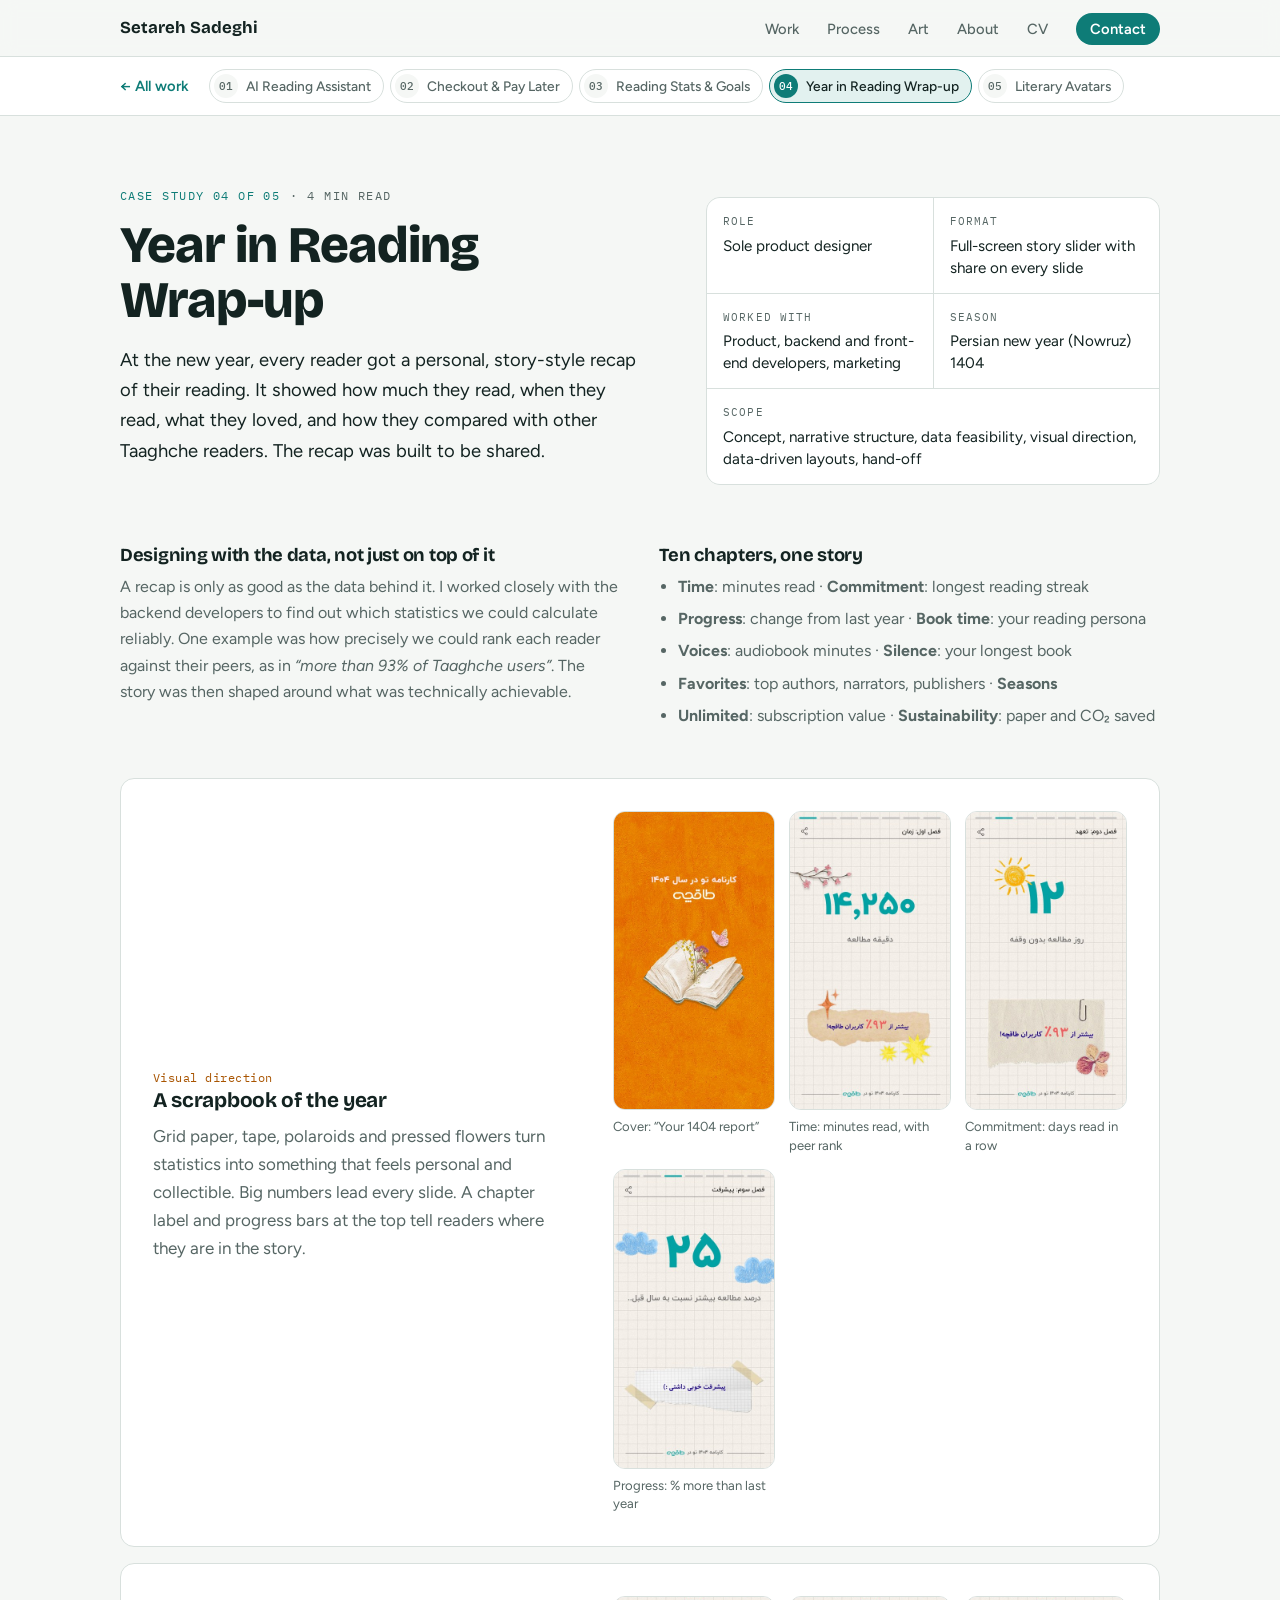
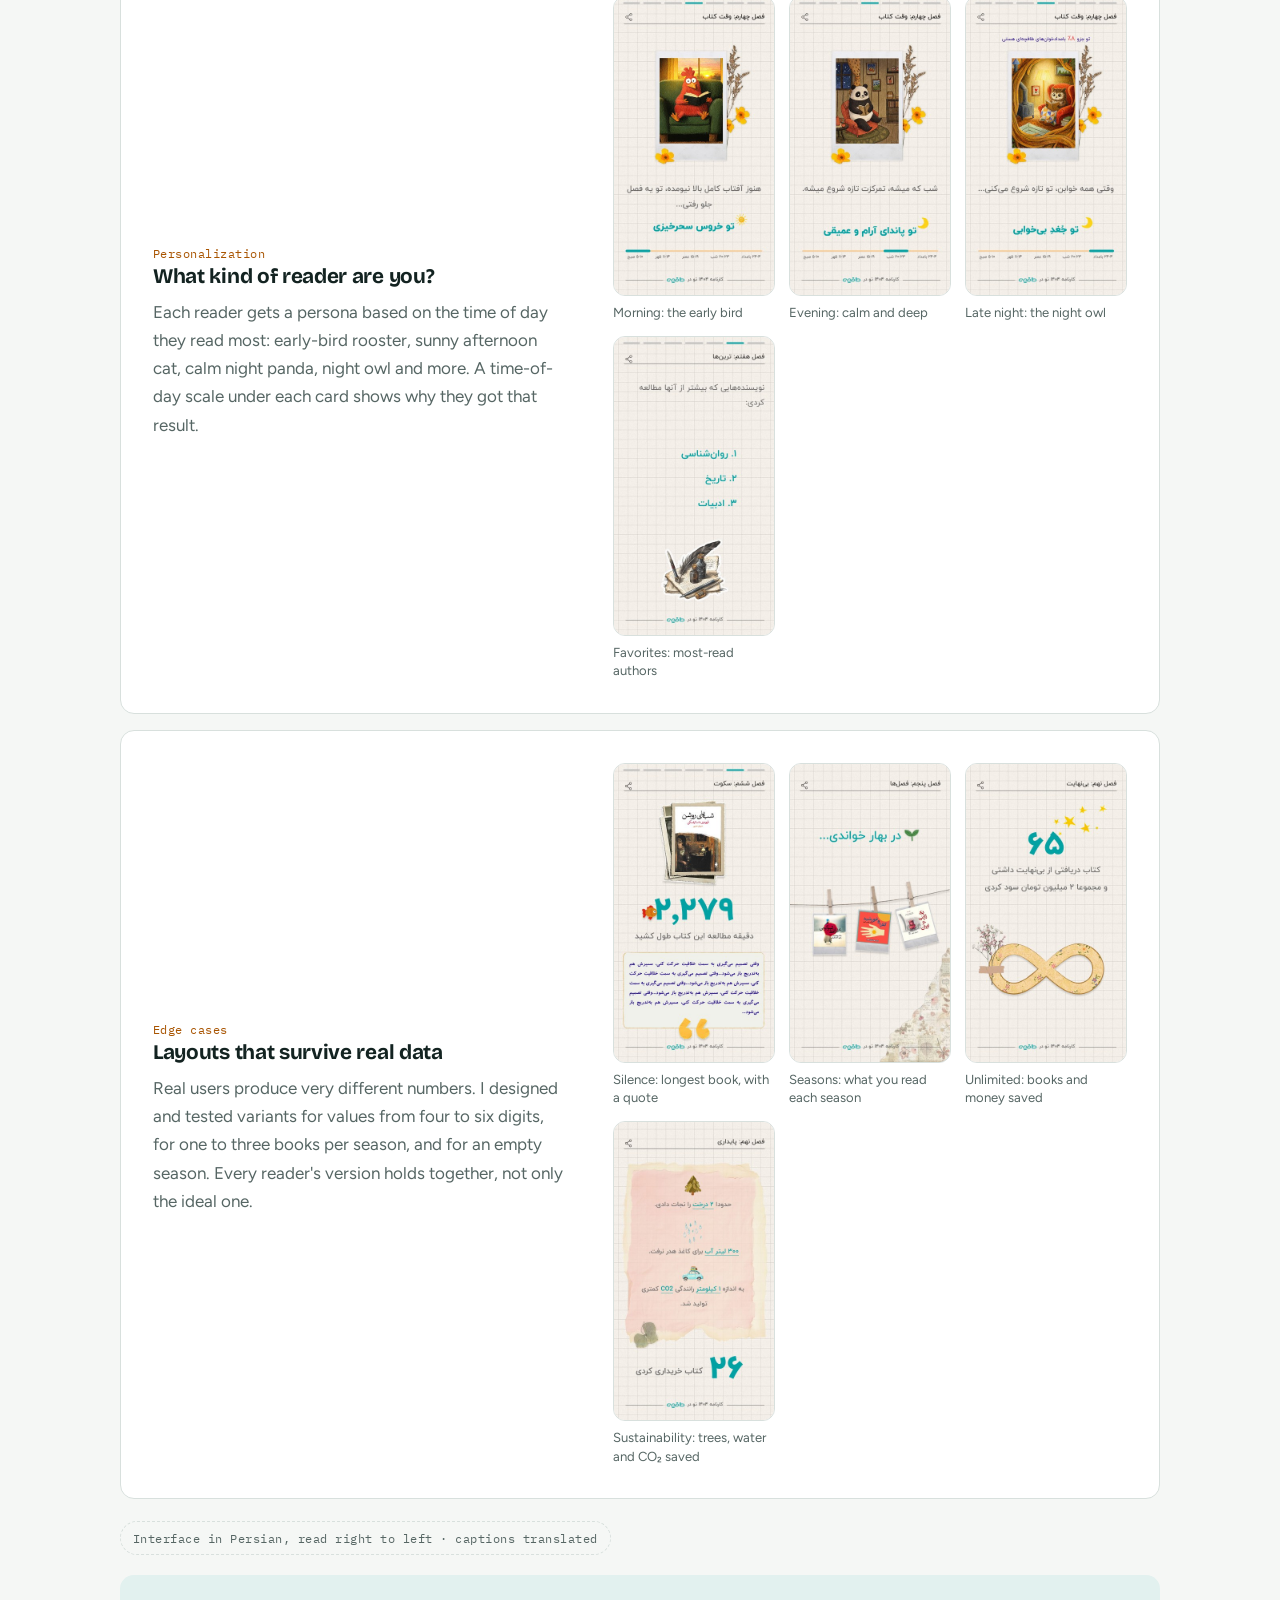
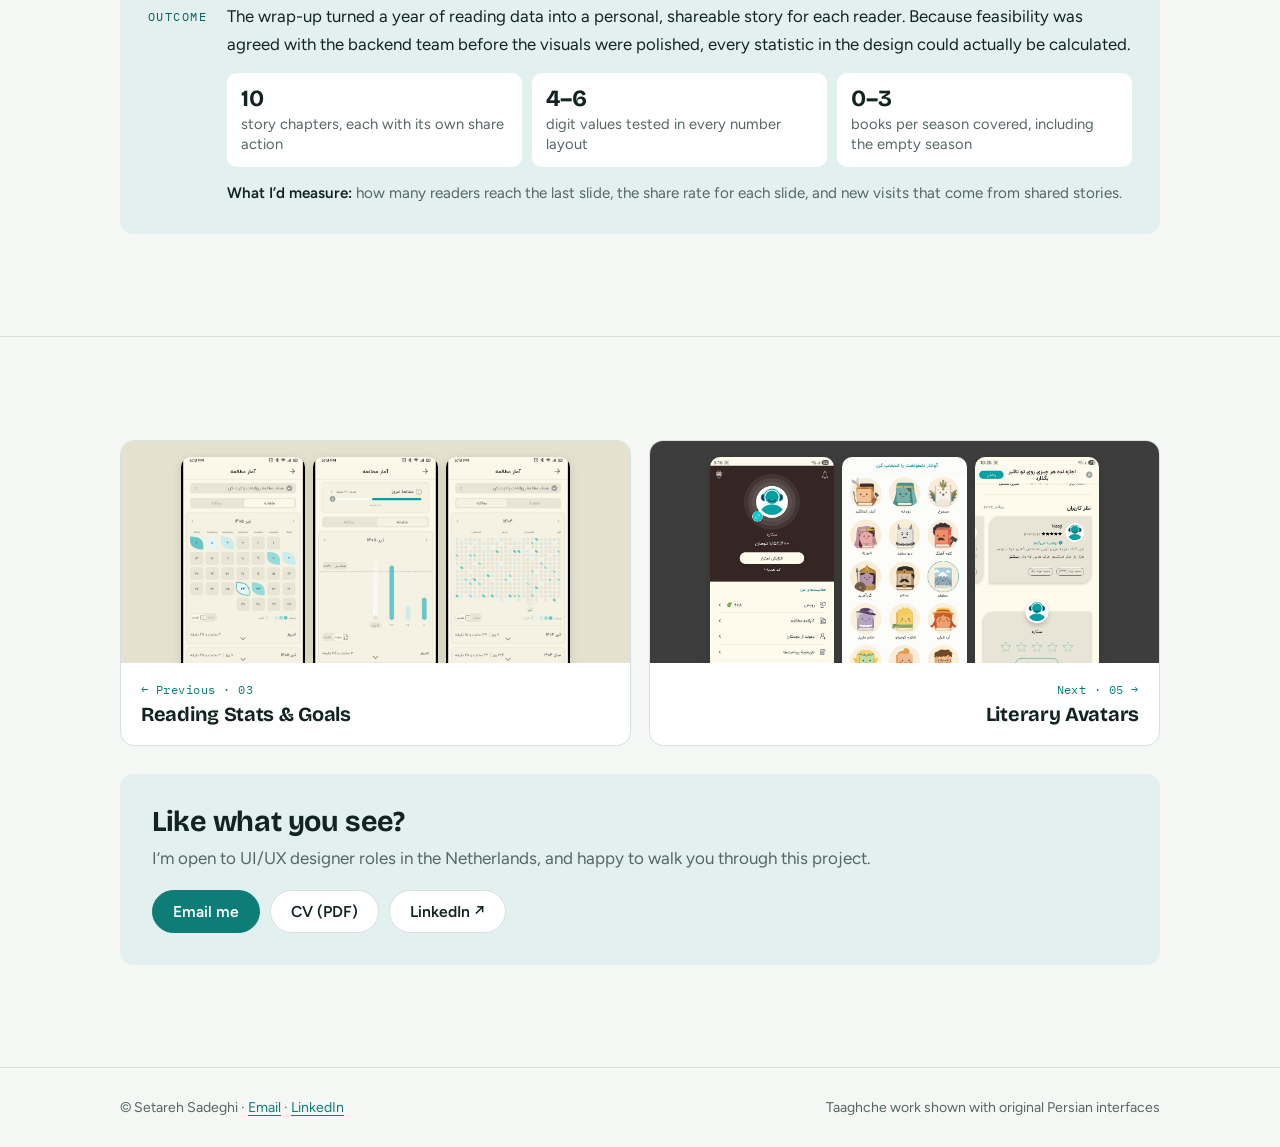
<file: work/year-in-reading/index.html>
<!doctype html>
<html lang="en">
<head>
<meta charset="utf-8">
<meta name="viewport" content="width=device-width,initial-scale=1,viewport-fit=cover">
<title>Year in Reading Wrap-up · Setareh Sadeghi, UI/UX Designer</title>
<meta name="description" content="At the new year, every reader got a personal, story-style recap of their reading. It showed how much they read, when they read, what they loved, and how they compared with other Taaghche readers. The recap was built to be shared.">
<meta property="og:type" content="website">
<meta property="og:url" content="https://brezaeifar.github.io/setareh-sadeghi/work/year-in-reading/">
<meta property="og:title" content="Year in Reading Wrap-up · Setareh Sadeghi, UI/UX Designer">
<meta property="og:description" content="At the new year, every reader got a personal, story-style recap of their reading. It showed how much they read, when they read, what they loved, and how they compared with other Taaghche readers. The recap was built to be shared.">
<meta property="og:image" content="https://brezaeifar.github.io/setareh-sadeghi/img/wrap-cover.jpg">
<meta name="twitter:card" content="summary_large_image">
<link rel="canonical" href="https://brezaeifar.github.io/setareh-sadeghi/work/year-in-reading/">
<link rel="icon" href="data:image/svg+xml,%3Csvg xmlns='http://www.w3.org/2000/svg' viewBox='0 0 32 32'%3E%3Crect width='32' height='32' rx='8' fill='%230e7c77'/%3E%3Ctext x='16' y='23' font-family='Arial' font-weight='700' font-size='19' text-anchor='middle' fill='%23fff'%3ES%3C/text%3E%3C/svg%3E">
<link rel="preconnect" href="https://fonts.googleapis.com">
<link rel="preconnect" href="https://fonts.gstatic.com" crossorigin>
<link rel="stylesheet" href="https://fonts.googleapis.com/css2?family=Bricolage+Grotesque:opsz,wght@12..96,500;12..96,700;12..96,800&family=Figtree:ital,wght@0,400;0,500;0,600;1,400&family=IBM+Plex+Mono:wght@400;500&display=swap">
<link rel="stylesheet" href="../../assets/site.css">
</head>
<body>
<a class="skip" href="#content">Skip to case study</a>
<nav class="nav" aria-label="Main">
  <div class="wrap">
    <a class="brand" href="../../">Setareh Sadeghi</a>
    <ul>
      <li><a href="../../#work">Work</a></li>
      <li class="opt"><a href="../../#handoff">Process</a></li>
      <li class="opt"><a href="../../#art">Art</a></li>
      <li class="opt"><a href="../../#about">About</a></li>
      <li><a href="../../cv.html">CV</a></li>
      <li><a class="nav-cta" href="../../#contact">Contact</a></li>
    </ul>
  </div>
</nav>
<div class="case-bar">
  <div class="wrap">
    <a class="back" href="../../#work">← All work</a>
    <ol class="steps" aria-label="Case studies"><li><a href="../../work/ai-reading-assistant/"><span>01</span><b>AI Reading Assistant</b></a></li><li><a href="../../work/checkout-pay-later/"><span>02</span><b>Checkout & Pay Later</b></a></li><li><a href="../../work/reading-stats/"><span>03</span><b>Reading Stats & Goals</b></a></li><li><a href="../../work/year-in-reading/" aria-current="page"><span>04</span><b>Year in Reading Wrap-up</b></a></li><li><a href="../../work/literary-avatars/"><span>05</span><b>Literary Avatars</b></a></li></ol>
  </div>
</div>

<main id="content" class="case-page">
<section class="case" id="wrapup">
  <div class="wrap">
    <div class="case-top">
      <div>
        <span class="eyebrow">Case study 04 of 05<span class="readtime">· 4 min read</span></span>
        <h1>Year in Reading Wrap-up</h1>
        <p class="summary">At the new year, every reader got a personal, story-style recap of their reading. It showed how much they read, when they read, what they loved, and how they compared with other Taaghche readers. The recap was built to be shared.</p>
      </div>
      <dl class="meta">
        <div><dt>Role</dt><dd>Sole product designer</dd></div>
        <div><dt>Format</dt><dd>Full-screen story slider with share on every slide</dd></div>
        <div><dt>Worked with</dt><dd>Product, backend and front-end developers, marketing</dd></div>
        <div><dt>Season</dt><dd>Persian new year (Nowruz) 1404</dd></div>
        <div class="full"><dt>Scope</dt><dd>Concept, narrative structure, data feasibility, visual direction, data-driven layouts, hand-off</dd></div>
      </dl>
    </div>

    <div class="cols">
      <div><h3>Designing with the data, not just on top of it</h3><p>A recap is only as good as the data behind it. I worked closely with the backend developers to find out which statistics we could calculate reliably. One example was how precisely we could rank each reader against their peers, as in <i>“more than 93% of Taaghche users”</i>. The story was then shaped around what was technically achievable.</p></div>
      <div><h3>Ten chapters, one story</h3><ul><li><b>Time</b>: minutes read · <b>Commitment</b>: longest reading streak</li><li><b>Progress</b>: change from last year · <b>Book time</b>: your reading persona</li><li><b>Voices</b>: audiobook minutes · <b>Silence</b>: your longest book</li><li><b>Favorites</b>: top authors, narrators, publishers · <b>Seasons</b></li><li><b>Unlimited</b>: subscription value · <b>Sustainability</b>: paper and CO₂ saved</li></ul></div>
    </div>

    <div class="decisions">
      <div class="decision">
        <div><span class="mono" style="color:var(--marigold-ink)">Visual direction</span><h3>A scrapbook of the year</h3><p>Grid paper, tape, polaroids and pressed flowers turn statistics into something that feels personal and collectible. Big numbers lead every slide. A chapter label and progress bars at the top tell readers where they are in the story.</p></div>
        <div class="screens four">
          <figure class="screen"><img src="../../img/wrap-cover.jpg" alt="Wrap-up cover" loading="lazy"><figcaption>Cover: “Your 1404 report”</figcaption></figure>
          <figure class="screen"><img src="../../img/wrap-slide-01.jpg" alt="Minutes read" loading="lazy"><figcaption>Time: minutes read, with peer rank</figcaption></figure>
          <figure class="screen"><img src="../../img/wrap-slide-02.jpg" alt="Reading streak" loading="lazy"><figcaption>Commitment: days read in a row</figcaption></figure>
          <figure class="screen"><img src="../../img/wrap-slide-03.jpg" alt="Progress" loading="lazy"><figcaption>Progress: % more than last year</figcaption></figure>
        </div>
      </div>

      <div class="decision">
        <div><span class="mono" style="color:var(--marigold-ink)">Personalization</span><h3>What kind of reader are you?</h3><p>Each reader gets a persona based on the time of day they read most: early-bird rooster, sunny afternoon cat, calm night panda, night owl and more. A time-of-day scale under each card shows why they got that result.</p></div>
        <div class="screens four">
          <figure class="screen"><img src="../../img/wrap-slide-04.jpg" alt="Morning persona" loading="lazy"><figcaption>Morning: the early bird</figcaption></figure>
          <figure class="screen"><img src="../../img/wrap-slide-04-1.jpg" alt="Evening persona" loading="lazy"><figcaption>Evening: calm and deep</figcaption></figure>
          <figure class="screen"><img src="../../img/wrap-slide-04-3.jpg" alt="Night persona" loading="lazy"><figcaption>Late night: the night owl</figcaption></figure>
          <figure class="screen"><img src="../../img/wrap-slide-07-2.jpg" alt="Top authors" loading="lazy"><figcaption>Favorites: most-read authors</figcaption></figure>
        </div>
      </div>

      <div class="decision">
        <div><span class="mono" style="color:var(--marigold-ink)">Edge cases</span><h3>Layouts that survive real data</h3><p>Real users produce very different numbers. I designed and tested variants for values from four to six digits, for one to three books per season, and for an empty season. Every reader's version holds together, not only the ideal one.</p></div>
        <div class="screens four">
          <figure class="screen"><img src="../../img/wrap-slide-06.jpg" alt="Longest book" loading="lazy"><figcaption>Silence: longest book, with a quote</figcaption></figure>
          <figure class="screen"><img src="../../img/wrap-slide-08.jpg" alt="Seasons" loading="lazy"><figcaption>Seasons: what you read each season</figcaption></figure>
          <figure class="screen"><img src="../../img/wrap-slide-09.jpg" alt="Subscription value" loading="lazy"><figcaption>Unlimited: books and money saved</figcaption></figure>
          <figure class="screen"><img src="../../img/wrap-slide-10.jpg" alt="Sustainability" loading="lazy"><figcaption>Sustainability: trees, water and CO₂ saved</figcaption></figure>
        </div>
      </div>
    </div>

    <p class="rtl-note mono">Interface in Persian, read right to left · captions translated</p>
    <div class="outcome"><span class="eyebrow">Outcome</span><div><p>The wrap-up turned a year of reading data into a personal, shareable story for each reader. Because feasibility was agreed with the backend team before the visuals were polished, every statistic in the design could actually be calculated.</p><ul class="kpis"><li><b>10</b>story chapters, each with its own share action</li><li><b>4–6</b>digit values tested in every number layout</li><li><b>0–3</b>books per season covered, including the empty season</li></ul><p class="measure"><b>What I’d measure:</b> how many readers reach the last slide, the share rate for each slide, and new visits that come from shared stories.</p></div></div>
  </div>
</section>

<section class="pager" aria-label="More case studies">
  <div class="wrap">
    <div class="pager-grid">
      <a class="pg prev" href="../../work/reading-stats/"><div class="thumb t-stats"><img src="../../img/cal-month.jpg" alt="" loading="lazy"><img src="../../img/cal-bars.jpg" alt="" loading="lazy"><img src="../../img/cal-year.jpg" alt="" loading="lazy"></div><div class="body"><span class="mono" style="color:var(--teal)">← Previous · 03</span><h3>Reading Stats &amp; Goals</h3></div></a>
      <a class="pg next" href="../../work/literary-avatars/"><div class="thumb t-av"><img src="../../img/av-091625-1.jpg" alt="" loading="lazy"><img src="../../img/av-picker.jpg" alt="" loading="lazy"><img src="../../img/av-102519-1.jpg" alt="" loading="lazy"></div><div class="body"><span class="mono" style="color:var(--teal)">Next · 05 →</span><h3>Literary Avatars</h3></div></a>
    </div>
    <div class="cta-band">
      <div><h2>Like what you see?</h2><p>I’m open to UI/UX designer roles in the Netherlands, and happy to walk you through this project.</p></div>
      <div class="ctas">
        <a class="btn primary" href="mailto:setareh.sadeghi1992@gmail.com">Email me</a>
        <a class="btn" href="../../Setareh-Sadeghi-CV.pdf">CV (PDF)</a>
        <a class="btn" href="https://www.linkedin.com/in/setareh-sadeghi-basedinthenetherlands/" target="_blank" rel="noopener">LinkedIn ↗</a>
      </div>
    </div>
  </div>
</section>
</main>

<footer><div class="wrap"><span>© Setareh Sadeghi · <a href="mailto:setareh.sadeghi1992@gmail.com">Email</a> · <a href="https://www.linkedin.com/in/setareh-sadeghi-basedinthenetherlands/" target="_blank" rel="noopener">LinkedIn</a></span><span>Taaghche work shown with original Persian interfaces</span></div></footer>

<script src="../../assets/site.js"></script>
</body>
</html>
</file>
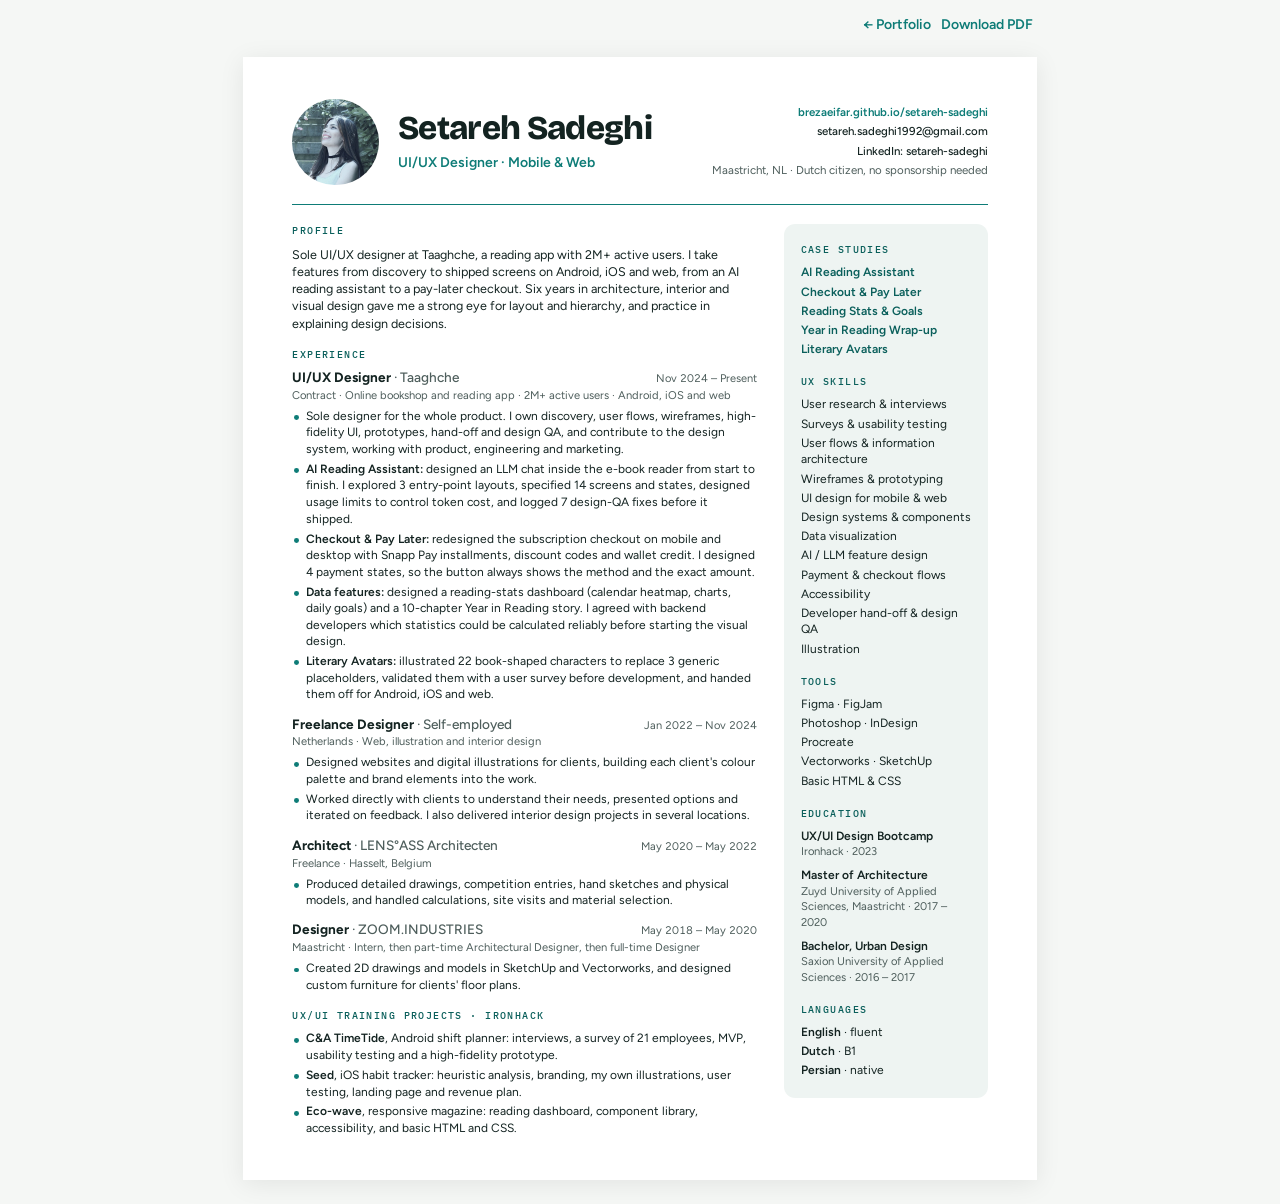
<file: cv.html>
<!doctype html>
<html lang="en">
<head>
<meta charset="utf-8">
<meta name="viewport" content="width=device-width,initial-scale=1">
<title>Setareh Sadeghi · CV</title>
<meta name="description" content="CV of Setareh Sadeghi, UI/UX designer in Maastricht, the Netherlands.">
<link rel="preconnect" href="https://fonts.googleapis.com">
<link rel="preconnect" href="https://fonts.gstatic.com" crossorigin>
<link rel="stylesheet" href="https://fonts.googleapis.com/css2?family=Bricolage+Grotesque:opsz,wght@12..96,700;12..96,800&family=Figtree:wght@400;500;600;700&family=IBM+Plex+Mono:wght@500&display=swap">
<style>
/* One A4 page. Main column comes first in the markup so applicant-tracking systems read experience before the sidebar. */
:root{--ink:#132321;--muted:#4e5e5c;--line:#d8e0dd;--teal:#0e7c77;--teal-ink:#0a5f5b;--soft:#eef4f2;--paper:#f5f7f5;
  --f-display:"Bricolage Grotesque","Avenir Next",sans-serif;--f-body:"Figtree","Helvetica Neue",Arial,sans-serif;--f-mono:"IBM Plex Mono",Menlo,monospace}
@page{size:A4;margin:0}
*{box-sizing:border-box}
html{background:var(--paper)}
body{margin:0;color:var(--ink);font:400 9pt/1.38 var(--f-body);-webkit-font-smoothing:antialiased;print-color-adjust:exact;-webkit-print-color-adjust:exact}
.page{width:210mm;min-height:297mm;margin:24px auto;background:#fff;padding:11mm 13mm 9mm;box-shadow:0 4px 24px rgba(0,0,0,.08)}
@media print{html,body{background:#fff;height:297mm;overflow:hidden}.page{margin:0;box-shadow:none;height:296mm;min-height:0;overflow:hidden}}
@media screen and (max-width:820px){.page{width:auto;min-height:0;margin:0;padding:24px 16px;box-shadow:none}}
a{color:inherit;text-decoration:none}
p,ul,h1,h2,h3{margin:0}
ul{padding:0;list-style:none}

header{display:grid;grid-template-columns:auto minmax(0,1fr) auto;gap:5mm;align-items:center;padding-bottom:5mm;border-bottom:1.5px solid var(--teal)}
header img{width:23mm;height:23mm;border-radius:50%;object-fit:cover}
h1{font:800 25pt/1 var(--f-display);letter-spacing:-.02em}
.role{margin-top:2mm;font-weight:600;font-size:10.5pt;color:var(--teal)}
.contact{display:grid;gap:1mm;text-align:right;font-size:8.6pt;color:var(--muted)}
.contact a{color:var(--ink);font-weight:500}
.contact a.hl{color:var(--teal);font-weight:600}
@media screen and (max-width:820px){header{grid-template-columns:auto 1fr}.contact{grid-column:1/-1;text-align:left}}

.grid{display:grid;grid-template-columns:minmax(0,1fr) 54mm;gap:7mm;margin-top:5mm}
@media screen and (max-width:820px){.grid{grid-template-columns:1fr}}
h2{font:500 7.6pt var(--f-mono);letter-spacing:.14em;text-transform:uppercase;color:var(--teal-ink);margin:0 0 2.2mm}
section+section{margin-top:4.2mm}
.summary{font-size:9.4pt}

.job+.job{margin-top:3.4mm}
.job-head{display:flex;justify-content:space-between;gap:4mm;align-items:baseline}
h3{font:700 10.2pt/1.25 var(--f-body)}
h3 span{font-weight:500;color:var(--muted)}
.date{font-size:8.3pt;color:var(--muted);white-space:nowrap;font-variant-numeric:tabular-nums}
.sub{font-size:8.4pt;color:var(--muted);margin:.4mm 0 1.2mm}
.job ul{display:grid;gap:.9mm}
.job li{position:relative;padding-left:3.6mm}
.job li::before{content:"";position:absolute;left:.4mm;top:1.95mm;width:1.3mm;height:1.3mm;border-radius:50%;background:var(--teal)}
.job li b{font-weight:600}
.job li a{color:var(--teal-ink);font-weight:600}

aside{background:var(--soft);border-radius:3mm;padding:5mm 4.5mm;align-self:start}
aside section+section{margin-top:4.6mm}
aside li{margin-top:.7mm}
aside li:first-child{margin-top:0}
.edu li+li{margin-top:2mm}
.edu b,.lang b{font-weight:600}
.edu span{display:block;color:var(--muted);font-size:8.4pt}
.case-links li{display:flex;justify-content:space-between;gap:2mm}
.case-links a{color:var(--teal-ink);font-weight:600}

.toolbar{max-width:210mm;margin:16px auto 0;display:flex;justify-content:flex-end;gap:10px;font:600 14px var(--f-body);padding:0 4px}
.toolbar a{color:var(--teal)}
@media screen and (max-width:820px){.toolbar{padding:12px 16px 0}}
/* The public copy leaves the phone number out; cv.html#full (the PDF sent with applications) keeps it. */
.web .phone{display:none}
@media print{.toolbar{display:none}}
</style>
</head>
<body>
<script>if(location.hash!=='#full')document.documentElement.className='web'</script>
<div class="toolbar"><a href="./">← Portfolio</a><a href="Setareh-Sadeghi-CV.pdf" download>Download PDF</a></div>
<div class="page">
  <header>
    <img src="img/portrait.jpg" alt="Portrait of Setareh Sadeghi">
    <div>
      <h1>Setareh Sadeghi</h1>
      <p class="role">UI/UX Designer · Mobile &amp; Web</p>
    </div>
    <div class="contact">
      <a class="hl" href="https://brezaeifar.github.io/setareh-sadeghi/">brezaeifar.github.io/setareh-sadeghi</a>
      <a href="mailto:setareh.sadeghi1992@gmail.com">setareh.sadeghi1992@gmail.com</a>
      <a class="phone" href="tel:+31647074571">+31 6 4707 4571</a>
      <a href="https://www.linkedin.com/in/setareh-sadeghi-basedinthenetherlands/">LinkedIn: setareh-sadeghi</a>
      <span>Maastricht, NL · Dutch citizen, no sponsorship needed</span>
    </div>
  </header>

  <div class="grid">
    <main>
      <section>
        <h2>Profile</h2>
        <p class="summary">Sole UI/UX designer at Taaghche, a reading app with 2M+ active users. I take features from discovery to shipped screens on Android, iOS and web, from an AI reading assistant to a pay-later checkout. Six years in architecture, interior and visual design gave me a strong eye for layout and hierarchy, and practice in explaining design decisions.</p>
      </section>

      <section>
        <h2>Experience</h2>
        <div class="job">
          <div class="job-head"><h3>UI/UX Designer <span>· Taaghche</span></h3><span class="date">Nov 2024 – Present</span></div>
          <p class="sub">Contract · Online bookshop and reading app · 2M+ active users · Android, iOS and web</p>
          <ul>
            <li>Sole designer for the whole product. I own discovery, user flows, wireframes, high-fidelity UI, prototypes, hand-off and design QA, and contribute to the design system, working with product, engineering and marketing.</li>
            <li><b>AI Reading Assistant:</b> designed an LLM chat inside the e-book reader from start to finish. I explored 3 entry-point layouts, specified 14 screens and states, designed usage limits to control token cost, and logged 7 design-QA fixes before it shipped.</li>
            <li><b>Checkout &amp; Pay Later:</b> redesigned the subscription checkout on mobile and desktop with Snapp Pay installments, discount codes and wallet credit. I designed 4 payment states, so the button always shows the method and the exact amount.</li>
            <li><b>Data features:</b> designed a reading-stats dashboard (calendar heatmap, charts, daily goals) and a 10-chapter Year in Reading story. I agreed with backend developers which statistics could be calculated reliably before starting the visual design.</li>
            <li><b>Literary Avatars:</b> illustrated 22 book-shaped characters to replace 3 generic placeholders, validated them with a user survey before development, and handed them off for Android, iOS and web.</li>
          </ul>
        </div>

        <div class="job">
          <div class="job-head"><h3>Freelance Designer <span>· Self-employed</span></h3><span class="date">Jan 2022 – Nov 2024</span></div>
          <p class="sub">Netherlands · Web, illustration and interior design</p>
          <ul>
            <li>Designed websites and digital illustrations for clients, building each client's colour palette and brand elements into the work.</li>
            <li>Worked directly with clients to understand their needs, presented options and iterated on feedback. I also delivered interior design projects in several locations.</li>
          </ul>
        </div>

        <div class="job">
          <div class="job-head"><h3>Architect <span>· LENS°ASS Architecten</span></h3><span class="date">May 2020 – May 2022</span></div>
          <p class="sub">Freelance · Hasselt, Belgium</p>
          <ul>
            <li>Produced detailed drawings, competition entries, hand sketches and physical models, and handled calculations, site visits and material selection.</li>
          </ul>
        </div>

        <div class="job">
          <div class="job-head"><h3>Designer <span>· ZOOM.INDUSTRIES</span></h3><span class="date">May 2018 – May 2020</span></div>
          <p class="sub">Maastricht · Intern, then part-time Architectural Designer, then full-time Designer</p>
          <ul>
            <li>Created 2D drawings and models in SketchUp and Vectorworks, and designed custom furniture for clients' floor plans.</li>
          </ul>
        </div>
      </section>

      <section>
        <h2>UX/UI training projects · Ironhack</h2>
        <div class="job">
          <ul>
            <li><b>C&amp;A TimeTide</b>, Android shift planner: interviews, a survey of 21 employees, MVP, usability testing and a high-fidelity prototype.</li>
            <li><b>Seed</b>, iOS habit tracker: heuristic analysis, branding, my own illustrations, user testing, landing page and revenue plan.</li>
            <li><b>Eco-wave</b>, responsive magazine: reading dashboard, component library, accessibility, and basic HTML and CSS.</li>
          </ul>
        </div>
      </section>
    </main>

    <aside>
      <section>
        <h2>Case studies</h2>
        <ul class="case-links">
          <li><a href="https://brezaeifar.github.io/setareh-sadeghi/work/ai-reading-assistant/">AI Reading Assistant</a></li>
          <li><a href="https://brezaeifar.github.io/setareh-sadeghi/work/checkout-pay-later/">Checkout &amp; Pay Later</a></li>
          <li><a href="https://brezaeifar.github.io/setareh-sadeghi/work/reading-stats/">Reading Stats &amp; Goals</a></li>
          <li><a href="https://brezaeifar.github.io/setareh-sadeghi/work/year-in-reading/">Year in Reading Wrap-up</a></li>
          <li><a href="https://brezaeifar.github.io/setareh-sadeghi/work/literary-avatars/">Literary Avatars</a></li>
        </ul>
      </section>
      <section>
        <h2>UX skills</h2>
        <ul>
          <li>User research &amp; interviews</li>
          <li>Surveys &amp; usability testing</li>
          <li>User flows &amp; information architecture</li>
          <li>Wireframes &amp; prototyping</li>
          <li>UI design for mobile &amp; web</li>
          <li>Design systems &amp; components</li>
          <li>Data visualization</li>
          <li>AI / LLM feature design</li>
          <li>Payment &amp; checkout flows</li>
          <li>Accessibility</li>
          <li>Developer hand-off &amp; design QA</li>
          <li>Illustration</li>
        </ul>
      </section>
      <section>
        <h2>Tools</h2>
        <ul>
          <li>Figma · FigJam</li>
          <li>Photoshop · InDesign</li>
          <li>Procreate</li>
          <li>Vectorworks · SketchUp</li>
          <li>Basic HTML &amp; CSS</li>
        </ul>
      </section>
      <section>
        <h2>Education</h2>
        <ul class="edu">
          <li><b>UX/UI Design Bootcamp</b><span>Ironhack · 2023</span></li>
          <li><b>Master of Architecture</b><span>Zuyd University of Applied Sciences, Maastricht · 2017 – 2020</span></li>
          <li><b>Bachelor, Urban Design</b><span>Saxion University of Applied Sciences · 2016 – 2017</span></li>
        </ul>
      </section>
      <section>
        <h2>Languages</h2>
        <ul class="lang">
          <li><b>English</b> · fluent</li>
          <li><b>Dutch</b> · B1</li>
          <li><b>Persian</b> · native</li>
        </ul>
      </section>
    </aside>
  </div>
</div>
</body>
</html>
</file>
<file: assets/site.css>
/* Base reset */
:root{color-scheme:light;box-sizing:border-box;padding-top:env(safe-area-inset-top,0px);padding-bottom:env(safe-area-inset-bottom,0px)}html{scroll-padding-top:env(safe-area-inset-top,0px)}body{margin:0;padding:0;font:14px -apple-system,BlinkMacSystemFont,sans-serif;background:#fff;color:#000}img{max-width:100%}[hidden]:not([hidden=until-found i]){display:none!important}

/* Layout: a drafting-grid sheet; each case study reads like an annotated hand-off file — brief on the left, screens on the right, spec notes in mono. */
:root{
  --paper:#f5f7f5; --sheet:#ffffff; --ink:#132321; --muted:#566664; --line:#d8e0dd; --grid:rgba(15,127,122,.07);
  --teal:#0e7c77; --teal-soft:#e2f1ef; --marigold:#e9801a; --marigold-soft:#fdf0e1; --marigold-ink:#a85400; --teal-ink:#0a5f5b;
  --f-display:"Bricolage Grotesque", "Avenir Next", "Segoe UI", sans-serif;
  --f-body:"Figtree", "Helvetica Neue", Arial, sans-serif;
  --f-mono:"IBM Plex Mono", ui-monospace, Menlo, Consolas, monospace;
  --wrap:1120px; --r:14px;
}
@media (prefers-color-scheme: dark){:root:not([data-theme="light"]){
  --paper:#0e1514; --sheet:#152020; --ink:#e7eeec; --muted:#9db0ac; --line:#26353330; --line:#283634; --grid:rgba(79,194,187,.07);
  --teal:#56c3bb; --teal-soft:#16302e; --marigold:#f3a24c; --marigold-soft:#33240f; --marigold-ink:#f3a24c; --teal-ink:#7dd6cf; color-scheme:dark}}
:root[data-theme="dark"]{
  --paper:#0e1514; --sheet:#152020; --ink:#e7eeec; --muted:#9db0ac; --line:#283634; --grid:rgba(79,194,187,.07);
  --teal:#56c3bb; --teal-soft:#16302e; --marigold:#f3a24c; --marigold-soft:#33240f; --marigold-ink:#f3a24c; --teal-ink:#7dd6cf; color-scheme:dark}

*{box-sizing:border-box}
body{background:var(--paper);color:var(--ink);font:400 1.0625rem/1.65 var(--f-body);-webkit-font-smoothing:antialiased}
.wrap{max-width:var(--wrap);margin-inline:auto;padding-inline:clamp(16px,4vw,40px)}
a{color:var(--teal);text-underline-offset:3px}
a:focus-visible,button:focus-visible{outline:2px solid var(--marigold);outline-offset:3px;border-radius:4px}
h1,h2,h3{font-family:var(--f-display);line-height:1.08;text-wrap:balance;margin:0;letter-spacing:-.015em}
p{margin:0}
.mono{font-family:var(--f-mono);font-size:.78rem;letter-spacing:.04em}
.eyebrow{font-family:var(--f-mono);font-size:.75rem;letter-spacing:.12em;text-transform:uppercase;color:var(--teal)}

/* nav */
.nav{position:sticky;top:env(safe-area-inset-top,0px);z-index:10;background:color-mix(in srgb,var(--paper) 88%,transparent);backdrop-filter:blur(8px);border-bottom:1px solid var(--line)}
.nav .wrap{display:flex;align-items:center;justify-content:space-between;gap:16px;padding-block:14px}
.brand{font-family:var(--f-display);font-weight:700;font-size:1.05rem;color:var(--ink);text-decoration:none}
.nav ul{display:flex;gap:clamp(12px,2.4vw,28px);list-style:none;margin:0;padding:0;flex-wrap:wrap}
.nav ul a{color:var(--muted);text-decoration:none;font-size:.92rem;font-weight:500}
.nav ul a:hover{color:var(--ink)}
@media (max-width:560px){.nav ul li.opt{display:none}}

/* hero */
.hero{background-image:linear-gradient(var(--grid) 1px,transparent 1px),linear-gradient(90deg,var(--grid) 1px,transparent 1px);background-size:24px 24px;border-bottom:1px solid var(--line)}
.hero .wrap{padding-block:clamp(40px,7vw,80px) clamp(36px,5vw,56px);display:grid;grid-template-columns:minmax(0,1fr);gap:32px}
.hero h1{font-size:clamp(2.3rem,5.6vw,4.1rem);font-weight:800;max-width:15ch}
.hero h1 em{font-style:normal;color:var(--teal)}
.hero .lede{font-size:clamp(1.05rem,1.6vw,1.22rem);color:var(--muted);max-width:60ch}
.hero .who{display:flex;align-items:center;gap:14px}
.hero .who img{width:56px;height:56px;border-radius:50%;object-fit:cover;border:2px solid var(--sheet)}
.hero .who b{display:block;font-family:var(--f-display);font-size:1.1rem}
.hero .who span{color:var(--muted);font-size:.92rem}
.cast{background:#3d3d3d;border-radius:var(--r);padding:clamp(12px,2vw,22px);max-width:100%}
.cast img{display:block;width:100%;height:auto;border-radius:6px}
.cast figcaption{color:#cfd6d4;margin-top:10px}
.facts{display:grid;grid-template-columns:repeat(auto-fit,minmax(170px,1fr));gap:1px;background:var(--line);border:1px solid var(--line);border-radius:var(--r);overflow:hidden}
.facts div{background:var(--sheet);padding:18px 20px}
.facts b{display:block;font-family:var(--f-display);font-size:1.6rem;font-weight:700;font-variant-numeric:tabular-nums}
.facts span{color:var(--muted);font-size:.9rem;line-height:1.4;display:block}

/* sections */
section{padding-block:clamp(56px,8vw,104px)}
section+section{border-top:1px solid var(--line)}
.sec-head{display:grid;gap:12px;margin-bottom:36px;max-width:68ch}
.sec-head h2{font-size:clamp(1.9rem,4vw,2.9rem);font-weight:700}
.sec-head p{color:var(--muted)}

/* index cards */
.index{display:grid;grid-template-columns:repeat(6,minmax(0,1fr));gap:18px}
.index a{grid-column:span 2}.index a:nth-child(4),.index a:nth-child(5){grid-column:span 3}
@media (max-width:900px){.index{grid-template-columns:repeat(2,minmax(0,1fr))}.index a,.index a:nth-child(4),.index a:nth-child(5){grid-column:span 1}.index a:first-child{grid-column:1/-1}}
@media (max-width:560px){.index{grid-template-columns:1fr}.index a:first-child{grid-column:auto}}
.index a{display:grid;grid-template-rows:auto 1fr;background:var(--sheet);border:1px solid var(--line);border-radius:var(--r);overflow:hidden;color:var(--ink);text-decoration:none;transition:transform .2s ease,border-color .2s}
.index a:hover{transform:translateY(-3px);border-color:var(--teal)}
.index .thumb{aspect-ratio:16/10;max-width:100%;overflow:hidden;display:flex;justify-content:center;gap:8px;padding:18px 18px 0}
.index .thumb img{width:30%;object-fit:cover;object-position:top;border-radius:10px 10px 0 0;box-shadow:0 2px 10px rgba(0,0,0,.12)}
.index .t-pay{background:#d7ecea}.index .t-stats{background:#e5e1cf}.index .t-ai{background:#e9e4d6}.index .t-wrap{background:#f08a1c}.index .t-av{background:#3d3d3d}
.index .body{padding:18px 20px 22px;display:grid;gap:6px;align-content:start}
.index h3{font-size:1.25rem}
.index p{color:var(--muted);font-size:.95rem;line-height:1.5}

/* case study */
.case-top{display:grid;grid-template-columns:minmax(0,1.15fr) minmax(0,1fr);gap:clamp(28px,5vw,64px);align-items:start}
@media (max-width:860px){.case-top{grid-template-columns:1fr}}
.case h2{font-size:clamp(2rem,4.4vw,3.2rem);font-weight:800;margin-block:10px 16px}
.case .summary{font-size:1.15rem;max-width:60ch}
.meta{display:grid;grid-template-columns:repeat(2,minmax(0,1fr));gap:1px;background:var(--line);border:1px solid var(--line);border-radius:var(--r);overflow:hidden;align-self:start}
.meta div{background:var(--sheet);padding:14px 16px;min-width:0}
.meta dt{font-family:var(--f-mono);font-size:.7rem;letter-spacing:.1em;text-transform:uppercase;color:var(--muted);margin-bottom:4px}
.meta dd{margin:0;font-size:.95rem;line-height:1.45}
.meta div.full{grid-column:1/-1}

.cols{display:grid;grid-template-columns:repeat(auto-fit,minmax(min(100%,300px),1fr));gap:clamp(20px,3vw,40px);margin-top:44px}
.cols h3{font-size:1.15rem;margin-bottom:8px}
.cols p,.cols li{color:var(--muted);font-size:1rem}
.cols ul{margin:0;padding-left:1.1em;display:grid;gap:6px}

.decisions{margin-top:48px;display:grid;gap:16px;counter-reset:d}
.decision{display:grid;grid-template-columns:minmax(0,1fr) minmax(0,1.25fr);gap:clamp(20px,4vw,48px);align-items:center;background:var(--sheet);border:1px solid var(--line);border-radius:var(--r);padding:clamp(18px,3vw,32px)}
@media (max-width:760px){.decision{grid-template-columns:1fr}}
.decision h3{font-size:1.3rem;margin-bottom:10px}
.decision p{color:var(--muted)}
.decision p+p{margin-top:10px}
.screens{display:grid;grid-template-columns:repeat(auto-fit,minmax(min(100%,130px),1fr));gap:14px}
.screens.four{grid-template-columns:repeat(auto-fit,minmax(min(100%,120px),1fr))}
.screen{margin:0;display:grid;gap:8px;align-content:start;min-width:0}
.screen img{width:100%;height:auto;display:block;border-radius:12px;border:1px solid var(--line);background:#fff}
.screen figcaption{font-size:.82rem;line-height:1.4;color:var(--muted)}
.rtl-note{display:inline-flex;align-items:center;gap:8px;margin-top:22px;padding:6px 12px;border:1px dashed var(--line);border-radius:999px;color:var(--muted)}

.notes{margin-top:16px;display:flex;flex-wrap:wrap;gap:8px;list-style:none;padding:0}
.notes li{font-family:var(--f-mono);font-size:.76rem;padding:5px 10px;border-radius:6px;background:var(--marigold-soft);color:var(--ink);border:1px solid color-mix(in srgb,var(--marigold) 35%,transparent)}
.notes li::before{content:"↳ ";color:var(--marigold)}

.wide{margin-top:16px;background:#3d3d3d;border-radius:var(--r);padding:clamp(12px,2vw,24px)}
.wide img{width:100%;height:auto;display:block;border-radius:6px}
.wide figcaption{color:#cfd6d4;margin-top:10px;font-size:.85rem}

.outcome{margin-top:20px;display:grid;grid-template-columns:auto minmax(0,1fr);gap:16px 20px;align-items:start;padding:clamp(18px,3vw,28px);border-radius:var(--r);background:var(--teal-soft)}
.outcome .eyebrow{padding-top:4px;color:var(--teal-ink)}
.outcome p{font-size:1.05rem}
@media (max-width:520px){.outcome{grid-template-columns:1fr}}
.outcome>div{display:grid;gap:14px;min-width:0}
.kpis{list-style:none;margin:0;padding:0;display:grid;grid-template-columns:repeat(auto-fit,minmax(min(100%,170px),1fr));gap:10px}
.kpis li{background:var(--sheet);border-radius:10px;padding:12px 14px;font-size:.92rem;line-height:1.4;color:var(--muted)}
.kpis b{display:block;font-family:var(--f-display);font-size:1.45rem;font-weight:700;color:var(--ink);line-height:1.15;margin-bottom:2px}
.measure{font-size:.95rem!important;color:var(--muted)}
.measure b{color:var(--ink);font-weight:600}

/* handoff */
.handoff{display:grid;grid-template-columns:repeat(auto-fit,minmax(min(100%,240px),1fr));gap:16px}
.handoff div{background:var(--sheet);border:1px solid var(--line);border-radius:var(--r);padding:22px}
.handoff h3{font-size:1.1rem;margin-bottom:8px}
.handoff p{color:var(--muted);font-size:.98rem}
.handoff .tag{display:inline-block;margin-bottom:12px}
.quote{margin-top:28px;font-family:var(--f-display);font-size:clamp(1.3rem,2.6vw,1.8rem);font-weight:500;line-height:1.3;max-width:34ch;text-wrap:balance}
.quote span{color:var(--teal)}

/* earlier */
.earlier{display:grid;grid-template-columns:repeat(auto-fit,minmax(min(100%,280px),1fr));gap:18px}
.earlier article{background:var(--sheet);border:1px solid var(--line);border-radius:var(--r);overflow:hidden;display:grid;grid-template-rows:auto 1fr}
.earlier img{width:100%;aspect-ratio:2.3/1;object-fit:cover;display:block;max-width:100%}
.earlier .body{padding:18px 20px 22px;display:grid;gap:6px;align-content:start}
.earlier h3{font-size:1.2rem}
.earlier p{color:var(--muted);font-size:.95rem;line-height:1.5}

/* art + about */
.art{display:grid;grid-template-columns:minmax(0,1fr) minmax(0,1fr);gap:clamp(24px,4vw,56px);align-items:center}
@media (max-width:820px){.art{grid-template-columns:1fr}}
.art img{width:100%;height:auto;border-radius:var(--r);display:block}
.art p{color:var(--muted)}
.art p+p{margin-top:12px}
.about{display:grid;grid-template-columns:minmax(0,1.3fr) minmax(0,1fr);gap:clamp(24px,5vw,64px)}
@media (max-width:820px){.about{grid-template-columns:1fr}}
.about p{max-width:62ch}
.about p+p{margin-top:14px}
.card{background:var(--sheet);border:1px solid var(--line);border-radius:var(--r);padding:24px;display:grid;gap:16px;align-content:start}
.card dl{margin:0;display:grid;gap:12px}
.card dt{font-family:var(--f-mono);font-size:.7rem;letter-spacing:.1em;text-transform:uppercase;color:var(--muted)}
.card dd{margin:2px 0 0}
.copy{display:flex;flex-wrap:wrap;align-items:center;gap:10px}
.copy code{font-family:var(--f-mono);font-size:.9rem;user-select:all;word-break:break-all}
.copy button{font:500 .8rem var(--f-body);padding:6px 12px;border-radius:999px;border:1px solid var(--teal);background:transparent;color:var(--teal);cursor:pointer}
.copy button:hover{background:var(--teal);color:var(--sheet)}
footer{border-top:1px solid var(--line)}
footer .wrap{padding-block:28px;display:flex;flex-wrap:wrap;justify-content:space-between;gap:12px;color:var(--muted);font-size:.88rem}

@media (prefers-reduced-motion:reduce){*{transition:none!important;scroll-behavior:auto!important}}
html{scroll-behavior:smooth}
section[id],article[id],aside[id]{scroll-margin-top:72px}

/* hiring-team additions: CTAs, status, case navigation, lightbox */
.skip{position:absolute;left:-9999px;top:8px;z-index:20;background:var(--ink);color:var(--paper);padding:8px 14px;border-radius:8px}
.skip:focus{left:12px}
.nav ul{align-items:center}
.nav ul a.nav-cta{color:var(--sheet);background:var(--teal);padding:7px 14px;border-radius:999px;font-weight:600}
.nav ul a.nav-cta:hover{color:var(--sheet);background:color-mix(in srgb,var(--teal) 85%,var(--ink))}
.status{display:flex;flex-wrap:wrap;align-items:center;gap:6px 10px;font-size:.95rem;color:var(--ink)}
.status .dot{width:9px;height:9px;border-radius:50%;background:#2fa36b;box-shadow:0 0 0 4px color-mix(in srgb,#2fa36b 22%,transparent);flex:none}
.status span.sep{color:var(--muted)}
.ctas{display:flex;flex-wrap:wrap;gap:10px;margin-top:-14px}
.btn{display:inline-flex;align-items:center;gap:6px;font:600 .98rem var(--f-body);padding:11px 20px;border-radius:999px;border:1px solid var(--line);background:var(--sheet);color:var(--ink);text-decoration:none;transition:border-color .2s,background .2s}
.btn:hover{border-color:var(--teal)}
.btn.primary{background:var(--teal);border-color:var(--teal);color:var(--sheet)}
.btn.primary:hover{background:color-mix(in srgb,var(--teal) 85%,var(--ink))}
.index .more{margin-top:6px;font-weight:600;font-size:.92rem;color:var(--teal)}
.index a:hover .more{text-decoration:underline;text-underline-offset:3px}
.zoomable{cursor:zoom-in}
.zoomable:hover{outline:2px solid var(--teal);outline-offset:2px}
.zoomable:focus-visible{outline:2px solid var(--marigold);outline-offset:3px}
.lb{border:0;padding:0;margin:auto;background:transparent;max-width:min(96vw,1400px);max-height:96vh;overflow:visible;color:#e7eeec}
.lb::backdrop{background:rgba(8,14,13,.88)}
.lb figure{margin:0;display:grid;gap:12px;justify-items:center}
.lb img{max-width:min(92vw,1400px);max-height:80vh;width:auto;height:auto;border-radius:10px;background:#fff;display:block}
.lb figcaption{font-size:.95rem;text-align:center;max-width:60ch;color:#cfd6d4}
.lb .count{font-family:var(--f-mono);font-size:.75rem;color:#9db0ac;margin-right:8px}
.lb button{position:fixed;width:44px;height:44px;border-radius:50%;border:1px solid rgba(255,255,255,.25);background:rgba(20,30,29,.7);color:#fff;font-size:1.3rem;line-height:1;cursor:pointer}
.lb button:hover{background:rgba(40,60,58,.9)}
.lb .x{top:16px;right:16px}.lb .prev{left:16px;top:50%;transform:translateY(-50%)}.lb .next{right:16px;top:50%;transform:translateY(-50%)}
@media (max-width:560px){.lb .prev,.lb .next{top:auto;bottom:16px;transform:none}}

/* multi-page: case-study pages */
.case h1{font-size:clamp(2rem,4.4vw,3.2rem);font-weight:800;margin-block:10px 16px}
.case-bar{border-bottom:1px solid var(--line);background:var(--sheet)}
.case-bar .wrap{display:flex;align-items:center;gap:8px 18px;padding-block:10px;flex-wrap:wrap}
.case-bar .back{font-weight:600;font-size:.92rem;text-decoration:none;white-space:nowrap}
.case-bar .back:hover{text-decoration:underline}
.steps{display:flex;gap:6px;list-style:none;margin:0;padding:2px;overflow-x:auto;scrollbar-width:none;flex:1 1 0;min-width:0}
.steps::-webkit-scrollbar{display:none}
.steps a{flex:none;display:flex;align-items:center;gap:8px;padding:4px 12px 4px 4px;border-radius:999px;border:1px solid var(--line);text-decoration:none;color:var(--muted);font-size:.86rem;font-weight:500;white-space:nowrap}
.steps a:hover{border-color:var(--teal);color:var(--ink)}
.steps a span{font-family:var(--f-mono);font-size:.7rem;width:24px;height:24px;border-radius:50%;display:grid;place-items:center;background:var(--paper)}
.steps a[aria-current="page"]{border-color:var(--teal);color:var(--ink);background:var(--teal-soft)}
.steps a[aria-current="page"] span{background:var(--teal);color:var(--sheet)}
@media (max-width:700px){.steps b{display:none}.steps a{padding-right:4px}}
.steps b{font-weight:inherit}
.case-page .case{padding-top:clamp(32px,5vw,64px)}
.readtime{color:var(--muted);margin-left:10px}
.pager{background:var(--paper)}
.pager-grid{display:grid;grid-template-columns:repeat(2,minmax(0,1fr));gap:18px}
@media (max-width:640px){.pager-grid{grid-template-columns:1fr}}
.pg{display:grid;grid-template-rows:auto 1fr;background:var(--sheet);border:1px solid var(--line);border-radius:var(--r);overflow:hidden;color:var(--ink);text-decoration:none;transition:transform .2s ease,border-color .2s}
.pg:hover{transform:translateY(-3px);border-color:var(--teal)}
.pg .thumb{aspect-ratio:16/7;overflow:hidden;display:flex;justify-content:center;gap:8px;padding:16px 16px 0}
.pg .thumb img{width:26%;object-fit:cover;object-position:top;border-radius:10px 10px 0 0;box-shadow:0 2px 10px rgba(0,0,0,.12)}
.pg .body{padding:16px 20px 20px;display:grid;gap:4px}
.pg h3{font-size:1.25rem}
.pg.next{text-align:right}
.pg.plain{grid-template-rows:1fr;align-content:center}
.pg.plain .body{padding:28px 24px}
.t-pay{background:#d7ecea}.t-stats{background:#e5e1cf}.t-ai{background:#e9e4d6}.t-wrap{background:#f08a1c}.t-av{background:#3d3d3d}
.cta-band{margin-top:28px;display:flex;flex-wrap:wrap;align-items:center;justify-content:space-between;gap:18px 28px;padding:clamp(22px,3vw,32px);border-radius:var(--r);background:var(--teal-soft)}
.cta-band h2{font-size:clamp(1.4rem,2.6vw,1.8rem);margin-bottom:6px}
.cta-band p{color:var(--muted)}
.cta-band .ctas{margin:0}
.index .readtime{margin:0;font-size:.82rem}
.index .meta-line{display:flex;justify-content:space-between;align-items:baseline;gap:10px;margin-top:6px}
.index .meta-line .more{margin:0}
</file>
